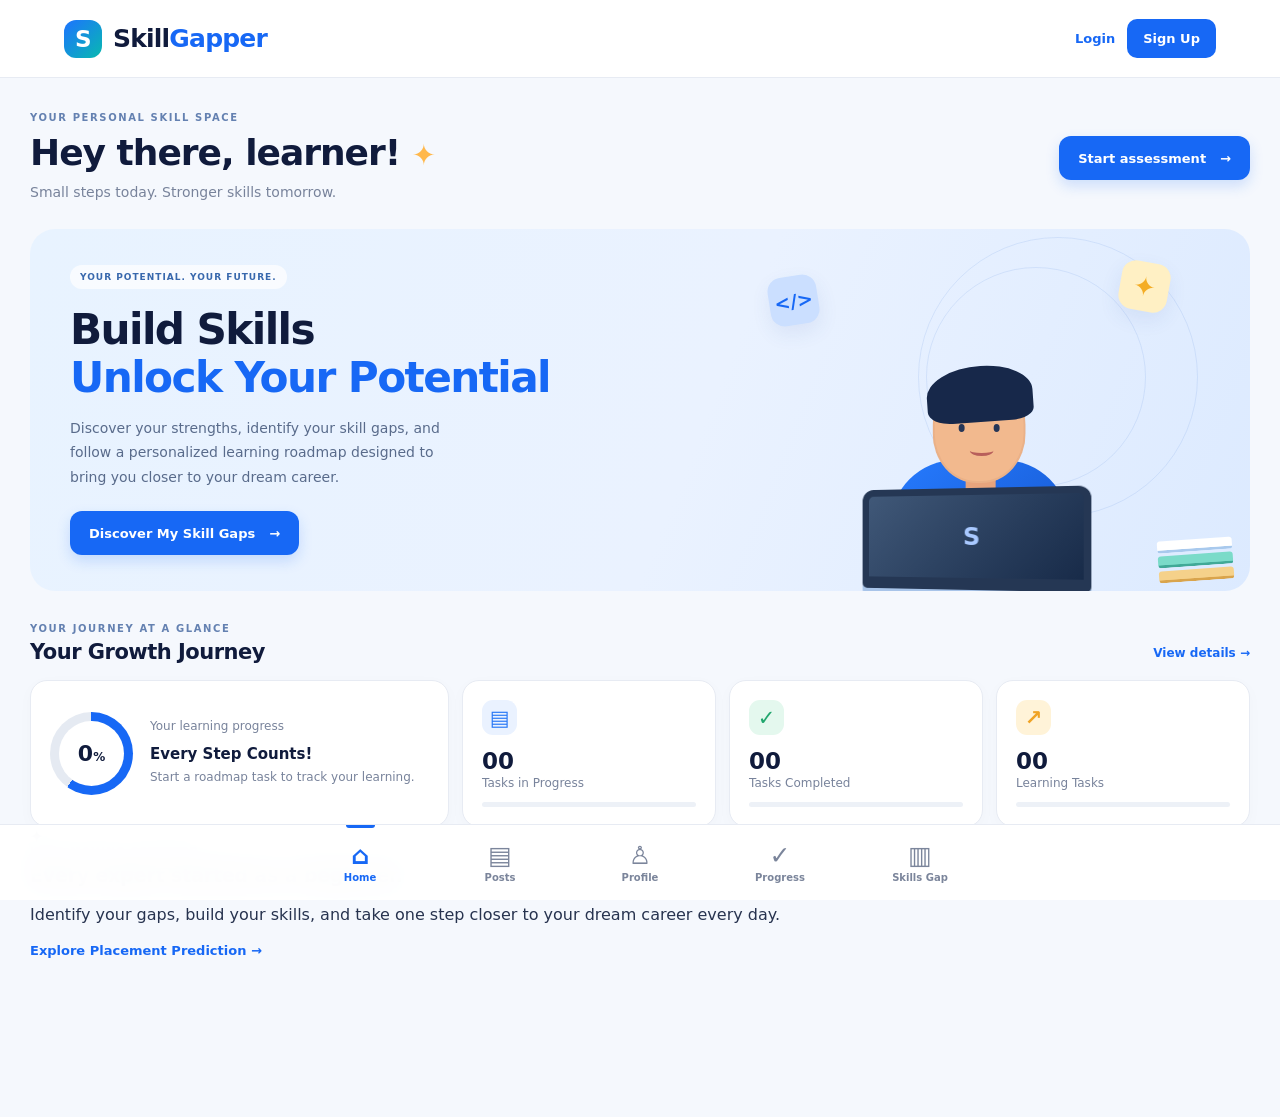
<file: index.html>
<!DOCTYPE html>
<html lang="en">
<head>
  <meta charset="UTF-8">
  <meta name="viewport" content="width=device-width, initial-scale=1.0">
  <meta name="description" content="SkillGapper helps students understand their skills, track progress, and plan their careers.">
  <title>SkillGapper | Student Dashboard</title>
  <link rel="stylesheet" href="style.css?v=mentor-workspace-2">
</head>
<body>
  <div class="app-shell">
    <header class="topbar">
      <a class="brand" href="#home" aria-label="SkillGapper home">
        <span class="brand-mark">S</span>
        <span>Skill<span class="brand-accent">Gapper</span></span>
      </a>
      <div class="topbar-actions">
        <nav class="auth-navigation" id="guestNavigation" aria-label="Account">
          <a href="login.html" class="auth-nav-link">Login</a>
          <a href="signup.html" class="auth-nav-button">Sign Up</a>
        </nav>

        <div class="top-actions" id="authenticatedActions" hidden>
          <div class="notification-container">
            <button class="icon-button" id="notificationBtn" type="button" aria-label="Notifications" title="Notifications" aria-haspopup="true" aria-expanded="false" aria-controls="notificationPanel">
              <svg class="notification-bell-icon" viewBox="0 0 24 24" aria-hidden="true"><path d="M18 8a6 6 0 0 0-12 0c0 7-3 7-3 9h18c0-2-3-2-3-9M10 21h4" /></svg>
              <span class="notification-badge" id="notificationUnreadBadge" aria-label="Unread notifications" hidden></span>
            </button>
            <section class="notification-panel" id="notificationPanel" aria-label="Notifications" hidden>
              <header class="notification-panel-header">
                <div class="notification-panel-heading">
                  <h2>Notifications</h2>
                  <span class="notification-panel-count" id="notificationPanelCount" hidden></span>
                </div>
                <button class="notification-mark-all" id="markAllNotificationsReadBtn" type="button" disabled>Mark all as read</button>
              </header>
              <p class="notification-status" id="notificationStatus" role="status" aria-live="polite" hidden></p>
              <div class="notification-list" id="notificationList"></div>
              <div class="notification-empty" id="notificationEmptyState" hidden>
                <span class="notification-empty-icon" aria-hidden="true">✓</span>
                <strong>You're all caught up!</strong>
                <p>Your learning updates will appear here.</p>
              </div>
            </section>
          </div>
          <div class="profile-menu-container">
            <button class="avatar-button" id="topProfileBtn" type="button" aria-label="Open profile menu" aria-haspopup="true" aria-expanded="false" aria-controls="profileMenu">P</button>
            <section class="profile-menu" id="profileMenu" aria-label="Profile menu" hidden>
              <div class="profile-menu-identity">
                <strong id="profileMenuName"></strong>
                <span id="profileMenuEmail"></span>
              </div>
              <div class="profile-menu-links">
                <button type="button" class="profile-menu-item" data-profile-action="profile">My Profile</button>
                <button type="button" class="profile-menu-item" data-profile-action="progress">My Progress</button>
              </div>
              <div class="profile-menu-divider" role="separator"></div>
              <button type="button" class="profile-menu-item profile-menu-logout" id="profileLogoutBtn">Logout</button>
            </section>
          </div>
        </div>
      </div>
    </header>

    <main class="main-content">
      <!-- HOME VIEW -->
      <section class="page-view active" id="homeView" aria-labelledby="welcomeTitle">
        <div class="welcome-row">
          <div>
            <p class="eyebrow">YOUR PERSONAL SKILL SPACE</p>
            <h1 id="welcomeTitle">Hey there, learner! <span class="wave">✦</span></h1>
            <p class="subheading">Small steps today. Stronger skills tomorrow.</p>
          </div>
          <button class="primary-button" id="startAssessmentBtn">Start assessment <span aria-hidden="true">→</span></button>
        </div>

        <section class="hero-card">
          <div class="hero-copy">
            <span class="pill pill-light">YOUR POTENTIAL. YOUR FUTURE.</span>
            <h2>Build Skills<br><span>Unlock Your Potential</span></h2>
            <p>Discover your strengths, identify your skill gaps, and follow a personalized learning roadmap designed to bring you closer to your dream career.</p>
            <button class="hero-button" id="exploreSkillsBtn">Discover My Skill Gaps <span aria-hidden="true">→</span></button>
          </div>
          <div class="hero-art" aria-hidden="true">
            <div class="art-orbit orbit-one"></div><div class="art-orbit orbit-two"></div>
            <div class="floating-tile tile-code">&lt;/&gt;</div>
            <div class="floating-tile tile-star">✦</div>
            <div class="student-illustration">
              <div class="student-hair"></div><div class="student-head"><span class="eye eye-left"></span><span class="eye eye-right"></span><span class="smile"></span></div>
              <div class="student-neck"></div><div class="student-body"><span class="hoodie-line"></span></div>
              <div class="laptop"><div class="laptop-logo">S</div></div>
            </div>
            <div class="art-books"><span></span><span></span><span></span></div>
          </div>
        </section>

        <div class="section-title-row">
          <div><p class="eyebrow">YOUR JOURNEY AT A GLANCE</p><h2>Your Growth Journey</h2></div>
          <button class="text-button" data-go="skills">View details <span aria-hidden="true">→</span></button>
        </div>

        <section class="stats-grid" aria-label="Skill progress summary">
          <article class="stat-card progress-card">
            <div class="progress-ring" id="learningProgressRing" aria-label="0 percent overall progress"><span id="learningProgressPercent">0<small>%</small></span></div>
            <div><p class="stat-label">Your learning progress</p><h3 id="learningProgressHeadline">Every Step Counts!</h3><p class="muted" id="learningProgressMessage">Start a roadmap task to track your learning.</p></div>
          </article>
          <article class="stat-card">
            <div class="stat-icon blue-icon">▤</div><p class="stat-number" id="learningInProgressCount">00</p><p class="stat-label">Tasks in Progress</p><div class="mini-bar"><span id="learningInProgressBar" style="width:0%"></span></div>
          </article>
          <article class="stat-card">
            <div class="stat-icon green-icon">✓</div><p class="stat-number" id="learningCompletedCount">00</p><p class="stat-label">Tasks Completed</p><div class="mini-bar green-bar"><span id="learningCompletedBar" style="width:0%"></span></div>
          </article>
          <article class="stat-card">
            <div class="stat-icon orange-icon">↗</div><p class="stat-number" id="learningTotalCount">00</p><p class="stat-label">Learning Tasks</p><div class="mini-bar orange-bar"><span id="learningTotalBar" style="width:0%"></span></div>
          </article>
        </section>

        <section class="motivation-card" aria-label="Learning motivation">
          <span class="motivation-icon" aria-hidden="true">✦</span>
          <div>
            <p class="eyebrow">KEEP MOVING FORWARD</p>
            <h3>Every expert started as a beginner.</h3>
            <p>Identify your gaps, build your skills, and take one step closer to your dream career every day.</p>
          </div>
        </section>
        <p class="placement-entry"><a class="auth-nav-link" href="placement-prediction.html">Explore Placement Prediction <span aria-hidden="true">→</span></a></p>
      </section>

      <!-- LEARNING PROGRESS VIEW -->
      <section class="page-view" id="progressView" aria-labelledby="progressTitle">
        <div class="page-heading"><p class="eyebrow">YOUR LEARNING PLAN</p><h1 id="progressTitle">Learning progress</h1><p class="subheading">Turn your personalized roadmap into small, trackable steps.</p></div>
        <p class="assessment-message" id="learningProgressStatus" role="status" aria-live="polite" hidden></p>
        <section class="learning-progress-overview">
          <div class="progress-ring" id="learningOverviewRing" aria-label="0 percent overall progress"><span id="learningOverviewPercent">0<small>%</small></span></div>
          <div><p class="stat-label">Overall completion</p><h2 id="learningOverviewHeadline">No tasks yet</h2><p class="muted" id="learningOverviewMessage">Complete an assessment to generate your learning roadmap.</p></div>
        </section>
        <section class="learning-progress-summary" aria-label="Learning task summary" id="learningProgressSummary"></section>
        <section class="learning-progress-section">
          <div class="section-title-row"><div><p class="eyebrow">SKILL PROGRESS</p><h2>Progress by skill</h2></div></div>
          <div class="learning-skill-list" id="learningProgressSkills"></div>
        </section>
        <section class="learning-progress-section">
          <div class="section-title-row"><div><p class="eyebrow">YOUR ROADMAP TASKS</p><h2>Learning tasks</h2></div><span class="assessment-progress" id="learningTaskCount">0 tasks</span></div>
          <div class="learning-task-list" id="learningTasksList"></div>
        </section>
      </section>

      <!-- POSTS VIEW -->
      <section class="page-view" id="postsView" aria-labelledby="postsTitle">
        <div class="page-heading"><p class="eyebrow">LEARN TOGETHER</p><h1 id="postsTitle">Community posts</h1><p class="subheading">Share progress, ask questions, and learn from other students.</p></div>
        <div class="community-section-heading"><span class="community-section-mark" aria-hidden="true">✦</span><div><p class="eyebrow">STUDENT COMMUNITY</p><h2>Conversations from learners</h2></div></div>
        <form class="compose-card" id="postForm">
          <div class="post-composer-avatar" id="postComposerAvatar" aria-hidden="true">S</div>
          <div class="post-composer-main">
            <label for="postInput">What's on your learning mind?</label>
            <textarea id="postInput" rows="3" maxlength="500" placeholder="Share a learning win, ask a question, or start a discussion..." required></textarea>
            <div class="post-composer-footer">
              <span class="post-composer-hint">Be kind. Keep learning.</span>
              <div class="post-composer-actions"><span class="post-character-count" id="postCharacterCount" aria-live="polite">0 / 500</span><button class="primary-button" id="publishPostBtn" type="submit" disabled>Publish post <span aria-hidden="true">↗</span></button></div>
            </div>
          </div>
        </form>
        <p class="post-status" id="postStatus" role="status" aria-live="polite" hidden></p>
        <div class="post-list" id="postList" aria-live="polite"></div>
        <div class="post-empty-state" id="postEmptyState" hidden>
          <span class="post-empty-icon" aria-hidden="true">✦</span>
          <h2>Start the conversation</h2>
          <p>There are no community posts yet. Share what you're learning to get things started.</p>
        </div>
        <dialog class="post-delete-dialog" id="deletePostDialog" aria-labelledby="deletePostTitle" aria-describedby="deletePostDescription">
          <div class="post-delete-dialog-content">
            <span class="post-delete-icon" aria-hidden="true">!</span>
            <h2 id="deletePostTitle">Delete this post?</h2>
            <p id="deletePostDescription">Are you sure you want to delete this post? This action cannot be undone.</p>
            <p class="post-delete-error" id="deletePostError" role="alert" hidden></p>
            <div class="post-delete-actions"><button class="outline-button" id="cancelDeletePostBtn" type="button">Cancel</button><button class="post-delete-confirm" id="confirmDeletePostBtn" type="button">Delete Post</button></div>
          </div>
        </dialog>
      </section>

      <!-- PROFILE VIEW -->
      <section class="page-view" id="profileView" aria-labelledby="profileTitle">
        <div class="page-heading"><p class="eyebrow">YOUR SPACE</p><h1 id="profileTitle">My profile</h1><p class="subheading">Manage your SkillGapper account details.</p></div>
        <p class="profile-status" id="profileStatus" role="status" aria-live="polite">Loading your profile…</p>
        <div id="profileContent" hidden>
          <section class="profile-card">
            <div class="profile-cover"></div>
            <div class="profile-main">
              <div class="large-avatar" id="profileAvatar" aria-hidden="true"></div>
              <div class="profile-name">
                <h2 id="displayName"></h2>
                <p class="muted" id="profileEmail"></p>
                <span class="profile-badge">SkillGapper member</span>
              </div>
              <button class="outline-button" id="editProfileBtn" type="button">Edit profile</button>
            </div>
          </section>
          <section class="profile-form-card" id="profileFormCard" hidden>
            <h2>Edit your profile</h2>
            <p class="muted">Update the name displayed on your account.</p>
            <form id="profileForm">
              <label for="nameInput">Full name</label>
              <input id="nameInput" maxlength="100" autocomplete="name" required>
              <p class="profile-form-error" id="profileFormError" role="alert" hidden></p>
              <div class="profile-form-actions">
                <button class="primary-button" id="saveProfileBtn" type="submit">Save Changes</button>
                <button class="outline-button" id="cancelProfileBtn" type="button">Cancel</button>
              </div>
            </form>
          </section>
        </div>
      </section>

      <!-- SKILLS GAP VIEW -->
      <section class="page-view" id="skillsView" aria-labelledby="skillsTitle">
        <div class="page-heading"><p class="eyebrow">FIND YOUR NEXT GROWTH AREA</p><h1 id="skillsTitle">My skill gap</h1><p class="subheading">Compare your current skills with the skills your target role needs.</p></div>

        <p class="assessment-message" id="assessmentStatus" role="status" aria-live="polite" hidden></p>

        <section class="assessment-panel target-role-card" id="assessmentSetupPanel">
          <div class="assessment-panel-copy">
            <p class="eyebrow">YOUR TARGET ROLE</p>
            <h2>Choose a career goal</h2>
            <p class="muted">We will compare your self-assessment and quiz results with the skills this role requires.</p>
          </div>
          <div class="assessment-setup-controls">
            <label for="careerSelect">Career goal</label>
            <select id="careerSelect" disabled>
              <option value="">Loading career goals...</option>
            </select>
            <p class="muted" id="careerDescription">Select a career to see its required skills.</p>
            <div class="assessment-skill-preview" id="careerSkillsPreview"></div>
            <button class="primary-button" id="startCareerBtn" type="button" disabled>Start self-assessment <span aria-hidden="true">→</span></button>
          </div>
        </section>

        <section class="assessment-panel" id="selfAssessmentPanel" hidden>
          <div class="assessment-panel-heading">
            <div>
              <p class="eyebrow">STEP 1 OF 2</p>
              <h2>Rate your current skills</h2>
            </div>
            <span class="assessment-progress" id="selfAssessmentProgress">0 of 0 rated</span>
          </div>
          <div class="assessment-level-guide">
            <strong>What do the levels mean?</strong>
            <span>1 New to it</span>
            <span>2 Basic exposure</span>
            <span>3 Can use with guidance</span>
            <span>4 Comfortable</span>
            <span>5 Can apply independently</span>
          </div>
          <div class="assessment-skill-list" id="selfRatingList"></div>
          <p class="assessment-inline-message" id="selfAssessmentError" role="alert" hidden></p>
          <button class="primary-button" id="submitSelfAssessmentBtn" type="button">Continue to quiz <span aria-hidden="true">→</span></button>
        </section>

        <section class="assessment-panel" id="quizPanel" hidden>
          <div class="assessment-panel-heading">
           <div>
             <p class="eyebrow">STEP 2 OF 2</p>
             <h2>Knowledge quiz</h2>
           </div>
           <span class="assessment-progress" id="quizProgress">Question 0 of 0</span>
          </div>
          <div class="quiz-progress-track" aria-hidden="true"><span id="quizProgressBar"></span></div>
          <p class="quiz-answer-status" id="quizAnswerStatus" aria-live="polite"></p>
          <p class="assessment-note">This is an initial knowledge assessment, not a professional certification. Correct answers are evaluated securely after submission.</p>
          <div class="quiz-question-meta"><span id="quizSkill"></span></div>
          <h3 class="quiz-question" id="quizQuestion">Loading question...</h3>
          <div class="quiz-options" id="quizOptions"></div>
          <div class="quiz-question-navigator" id="quizQuestionNavigator" aria-label="Quiz questions"></div>
          <p class="assessment-inline-message" id="quizError" role="alert" hidden></p>
          <div class="assessment-actions">
            <button class="outline-button" id="quizPreviousBtn" type="button">Previous</button>
            <div>
              <button class="outline-button" id="quizNextBtn" type="button">Next</button>
              <button class="primary-button" id="quizSubmitBtn" type="button" hidden>Submit quiz <span aria-hidden="true">→</span></button>
            </div>
          </div>
        </section>

        <section class="assessment-panel" id="assessmentResultsPanel" hidden>
          <div class="assessment-panel-heading">
            <div>
              <p class="eyebrow">YOUR PERSONALIZED RESULTS</p>
              <h2 id="assessmentResultsTitle">Skill-gap analysis</h2>
            </div>
            <button class="outline-button" id="startNewAssessmentBtn" type="button">Start new</button>
          </div>
          <p class="assessment-note" id="assessmentResultsNote"></p>
          <div class="assessment-summary-grid" id="assessmentSummary"></div>
          <div class="assessment-result-section">
            <p class="eyebrow">SKILL BREAKDOWN</p>
            <div class="assessment-results-list" id="assessmentResultsSkills"></div>
          </div>
          <div class="assessment-result-columns">
            <section class="assessment-result-section">
              <p class="eyebrow">STRENGTHS</p>
              <div class="assessment-tag-list" id="assessmentStrengths"></div>
            </section>
            <section class="assessment-result-section">
              <p class="eyebrow">IMPROVEMENT PRIORITIES</p>
              <div class="assessment-priority-list" id="assessmentPriorities"></div>
            </section>
          </div>
          <section class="assessment-result-section roadmap-result-section">
            <p class="eyebrow">YOUR LEARNING ROADMAP</p>
            <div class="assessment-roadmap-list" id="assessmentRoadmap"></div>
          </section>
          <section class="assessment-rules">
            <p class="eyebrow">HOW THIS WAS CALCULATED</p>
            <ul id="assessmentScoringRules"></ul>
          </section>
        </section>
      </section>
    </main>

    <nav class="bottom-nav" aria-label="Main navigation">
      <button class="bottom-nav-item active" data-view="home" aria-current="page"><span class="nav-icon">⌂</span><span>Home</span></button>
      <button class="bottom-nav-item" data-view="posts"><span class="nav-icon">▤</span><span>Posts</span></button>
      <button class="bottom-nav-item" data-view="profile"><span class="nav-icon">♙</span><span>Profile</span></button>
      <button class="bottom-nav-item" data-view="progress"><span class="nav-icon">✓</span><span>Progress</span></button>
      <button class="bottom-nav-item" data-view="skills"><span class="nav-icon">▥</span><span>Skills Gap</span></button>
    </nav>
  </div>
  <div class="toast" id="toast" role="status" aria-live="polite"></div>
  <aside class="ai-mentor-widget" id="aiMentorWidget" hidden aria-label="SkillGapper AI Mentor">
    <div class="ai-mentor-workspace">
      <aside class="ai-mentor-sidebar" id="aiMentorSidebar" aria-label="AI Mentor navigation">
        <div class="ai-mentor-sidebar-brand">
          <span class="ai-mentor-sidebar-mark" aria-hidden="true">
            <svg viewBox="0 0 48 48" focusable="false">
              <path d="M24 11V6m0 0-3 3m3-3 3 3" />
              <rect x="8" y="12" width="32" height="28" rx="10" />
              <circle cx="18" cy="25" r="3" />
              <circle cx="30" cy="25" r="3" />
              <path d="M17 32c4 3 10 3 14 0" />
            </svg>
          </span>
          <div>
            <strong>SkillGapper</strong>
            <span>AI Mentor Workspace</span>
          </div>
        </div>
        <button class="ai-mentor-new-chat" id="aiMentorNewChat" type="button"><span aria-hidden="true">+</span> New Chat</button>
        <section class="ai-mentor-history-panel" id="aiMentorHistoryPanel" tabindex="-1" aria-label="Recent conversations">
          <div class="ai-mentor-history-header">
            <div>
              <strong class="ai-mentor-history-label">Chats</strong>
              <span id="aiMentorHistorySummary">No conversations yet. Start a new chat.</span>
            </div>
            <button class="ai-mentor-history-clear danger" id="aiMentorClearHistory" type="button">Clear history</button>
          </div>
          <label class="ai-mentor-history-search">
            <span class="ai-mentor-sr-only">Search conversations</span>
            <input id="aiMentorHistorySearch" type="search" placeholder="Search conversations" autocomplete="off">
          </label>
          <div class="ai-mentor-conversation-list" id="aiMentorConversationList" role="list"></div>
          <p class="ai-mentor-history-empty" id="aiMentorHistoryEmpty" hidden>No conversations match your search.</p>
        </section>
        <nav class="ai-mentor-sidebar-actions" aria-label="Mentor tools">
          <p class="ai-mentor-sidebar-label">QUICK ACCESS</p>
          <button type="button" data-ai-mentor-mode="skill_analysis" data-ai-mentor-prompt="Analyze my current skill gaps using only my verified SkillGapper assessment. Classify the skills, explain why the priorities matter for my career, and give me practice exercises."><span class="ai-mentor-sidebar-icon action-skill" aria-hidden="true">⌕</span><span>Skill Analysis</span></button>
          <button type="button" data-ai-mentor-mode="roadmap" data-ai-mentor-prompt="Create an AI-generated daily and weekly learning roadmap for my target career and study time. Include topics, exercises, mini-projects, and the next best task based on saved progress."><span class="ai-mentor-sidebar-icon action-roadmap" aria-hidden="true">▣</span><span>Learning Roadmap</span></button>
          <button type="button" data-ai-mentor-mode="mock_interview" data-ai-mentor-prompt="Start a mock interview for my selected career. Ask one question at a time, wait for my answer, then score it with strengths, weaknesses, and an improved example answer."><span class="ai-mentor-sidebar-icon action-interview" aria-hidden="true">◎</span><span>Mock Interview</span></button>
          <button type="button" data-ai-mentor-mode="coding" data-ai-mentor-prompt="Give me a coding practice question at my selected level and language. Give a hint first, wait for my attempt, and only reveal a solution when I ask."><span class="ai-mentor-sidebar-icon action-coding" aria-hidden="true">&lt;/&gt;</span><span>Coding Practice</span></button>
          <button type="button" data-ai-mentor-mode="resume_review" data-ai-mentor-prompt="Help me review or improve my resume text. Suggest truthful project descriptions, resume bullets, and a concise interview introduction without inventing experience."><span class="ai-mentor-sidebar-icon action-resume" aria-hidden="true">▤</span><span>Resume Review</span></button>
          <button type="button" data-ai-mentor-mode="placement_prep" data-ai-mentor-prompt="Create a practical weekly placement-preparation checklist with aptitude, HR, project, and interview practice. Do not invent placement statistics or guarantee outcomes."><span class="ai-mentor-sidebar-icon action-placement" aria-hidden="true">↗</span><span>Placement Prep</span></button>
        </nav>
        <button class="ai-mentor-back-dashboard" id="aiMentorBackDashboard" type="button"><span aria-hidden="true">←</span> Back to Dashboard</button>
      </aside>
      <main class="ai-mentor-main">
        <header class="ai-mentor-header">
          <button class="ai-mentor-sidebar-toggle" id="aiMentorSidebarToggle" type="button" aria-label="Open mentor sidebar" aria-expanded="false" aria-controls="aiMentorSidebar">☰</button>
          <div class="ai-mentor-identity">
            <span class="ai-mentor-mark" aria-hidden="true">
              <svg viewBox="0 0 48 48" focusable="false">
                <path class="ai-mentor-mark-antenna" d="M24 11V6m0 0-3 3m3-3 3 3" />
                <rect x="8" y="12" width="32" height="28" rx="10" />
                <circle cx="18" cy="25" r="3" />
                <circle cx="30" cy="25" r="3" />
                <path d="M17 32c4 3 10 3 14 0" />
              </svg>
            </span>
            <div>
              <strong>SkillGapper AI Mentor</strong>
              <span class="ai-mentor-presence"><span class="ai-mentor-presence-dot" aria-hidden="true"></span>Local AI · Ollama</span>
            </div>
          </div>
          <div class="ai-mentor-header-actions">
            <button class="ai-mentor-icon-button" id="aiMentorHistory" type="button" aria-label="Focus recent conversations" title="Recent conversations" aria-expanded="false" aria-controls="aiMentorHistoryPanel"><span aria-hidden="true">◷</span></button>
            <button class="ai-mentor-icon-button" id="aiMentorSettingsToggle" type="button" aria-label="Focus mentor settings" title="Settings" aria-expanded="false" aria-controls="aiMentorSettings"><span aria-hidden="true">⚙</span></button>
            <button class="ai-mentor-icon-button ai-mentor-stop-button" id="aiMentorStop" type="button" aria-label="Stop generating" title="Stop generating" hidden>■</button>
            <button class="ai-mentor-icon-button" id="aiMentorClose" type="button" aria-label="Close AI Mentor" title="Close workspace">×</button>
          </div>
        </header>
        <div class="ai-mentor-settings" id="aiMentorSettings" aria-label="Mentor preferences">
        <label title="Use a verified assessment career when available">
          <span class="ai-mentor-setting-heading"><span class="ai-mentor-setting-icon" aria-hidden="true">▣</span>Career</span>
          <select id="aiMentorCareerSelect" aria-label="Target career">
            <option value="">Use my assessment career</option>
          </select>
        </label>
        <label title="Choose how much time you can study each day">
          <span class="ai-mentor-setting-heading"><span class="ai-mentor-setting-icon" aria-hidden="true">◷</span>Daily time</span>
          <select id="aiMentorStudyTime" aria-label="Daily study time">
            <option value="15">15 min</option>
            <option value="30" selected>30 min</option>
            <option value="45">45 min</option>
            <option value="60">1 hour</option>
            <option value="90">90 min</option>
            <option value="120">2 hours</option>
          </select>
        </label>
        <label title="Choose how the mentor should respond">
          <span class="ai-mentor-setting-heading"><span class="ai-mentor-setting-icon" aria-hidden="true">▱</span>Mode</span>
          <select id="aiMentorModeSelect" aria-label="Mentor mode">
            <option value="general">Career guidance</option>
            <option value="skill_analysis">Skill analysis</option>
            <option value="roadmap">Learning roadmap</option>
            <option value="technical_interview">Technical interview</option>
            <option value="hr_interview">HR interview</option>
            <option value="mock_interview">Mock interview</option>
            <option value="coding">Coding practice</option>
            <option value="resume_review">Resume review</option>
            <option value="placement_prep">Placement prep</option>
          </select>
        </label>
        <label title="Select a coding language when using Coding Practice">
          <span class="ai-mentor-setting-heading"><span class="ai-mentor-setting-icon" aria-hidden="true">&lt;/&gt;</span>Language</span>
          <select id="aiMentorLanguageSelect" aria-label="Coding language">
            <option value="python" selected>Python</option>
            <option value="java">Java</option>
            <option value="javascript">JavaScript</option>
            <option value="sql">SQL</option>
          </select>
        </label>
        <label title="Select the challenge level for coding practice">
          <span class="ai-mentor-setting-heading"><span class="ai-mentor-setting-icon" aria-hidden="true">▥</span>Level</span>
          <select id="aiMentorDifficultySelect" aria-label="Coding difficulty">
            <option value="beginner">Beginner</option>
            <option value="intermediate" selected>Intermediate</option>
            <option value="advanced">Advanced</option>
          </select>
        </label>
        <label title="Focus the mentor on one assessment skill">
          <span class="ai-mentor-setting-heading"><span class="ai-mentor-setting-icon" aria-hidden="true">◎</span>Target skill</span>
          <select id="aiMentorSkillSelect" aria-label="Target skill">
            <option value="">Choose a skill</option>
          </select>
        </label>
        </div>
      <div class="ai-mentor-messages" id="aiMentorMessages" role="log" aria-live="polite" aria-label="AI Mentor conversation"></div>
      <div class="ai-mentor-status-row" hidden>
        <p class="ai-mentor-status" id="aiMentorStatus" role="status" aria-live="polite" hidden></p>
        <button class="ai-mentor-retry" id="aiMentorRetry" type="button" hidden>Retry</button>
      </div>
      <div class="ai-mentor-footer" id="aiMentorAttachmentZone">
        <div class="ai-mentor-attachment-preview" id="aiMentorAttachmentPreview" hidden></div>
        <p class="ai-mentor-attachment-status" id="aiMentorAttachmentStatus" role="status" aria-live="polite" hidden></p>
        <form class="ai-mentor-composer" id="aiMentorForm">
          <label class="ai-mentor-sr-only" for="aiMentorInput">Message AI Mentor</label>
          <input id="aiMentorFileInput" type="file" accept=".png,.jpg,.jpeg,.webp,.pdf,.txt,.py,.java,.js,.html,.css,.json,.csv,.md" multiple hidden>
          <button class="ai-mentor-attach" id="aiMentorAttach" type="button" aria-label="Attach files" title="Attach up to 4 files, 4 MB each">⌕</button>
          <textarea id="aiMentorInput" rows="1" maxlength="6000" placeholder="Ask about skills, roadmaps, interviews, code, or resumes..." autocomplete="off" aria-describedby="aiMentorFootnote"></textarea>
          <button class="ai-mentor-send" id="aiMentorSend" type="submit" aria-label="Send message">↑</button>
        </form>
        <div class="ai-mentor-suggested-prompts" aria-label="Suggested prompts">
          <button type="button" data-ai-mentor-mode="coding" data-ai-mentor-prompt="Explain this code line by line and include complexity when appropriate.">Explain this code</button>
          <button type="button" data-ai-mentor-mode="coding" data-ai-mentor-prompt="Give me a similar coding exercise with a hint first.">Give a similar exercise</button>
          <button type="button" data-ai-mentor-mode="coding" data-ai-mentor-prompt="Explain try-except in Python with a small safe example.">What is try-except?</button>
          <button type="button" data-ai-mentor-mode="mock_interview" data-ai-mentor-prompt="Give me practice interview questions for my selected career, one at a time.">Give practice questions</button>
        </div>
        <p class="ai-mentor-footnote" id="aiMentorFootnote">AI recommendations stay in this browser session. Saved checklist progress is tracked separately.</p>
        <p class="ai-mentor-score" id="aiMentorScore" hidden aria-live="polite"></p>
      </div>
      </main>
    </div>
    <div class="ai-mentor-dialog-overlay" id="aiMentorDialogOverlay" hidden></div>

    <div class="ai-mentor-dialog" id="aiMentorRenameDialog" role="dialog" aria-modal="true" aria-labelledby="aiMentorRenameDialogTitle" hidden>
      <div class="ai-mentor-dialog-header">
        <h3 id="aiMentorRenameDialogTitle">Rename conversation</h3>
      </div>
      <input type="text" id="aiMentorRenameInput" class="ai-mentor-dialog-input" placeholder="Conversation title" maxlength="100">
      <div class="ai-mentor-dialog-actions">
        <button type="button" class="ai-mentor-dialog-btn ai-mentor-dialog-btn-cancel" id="aiMentorRenameCancel">Cancel</button>
        <button type="button" class="ai-mentor-dialog-btn ai-mentor-dialog-btn-save" id="aiMentorRenameSave">Save</button>
      </div>
    </div>

    <div class="ai-mentor-dialog" id="aiMentorDeleteDialog" role="dialog" aria-modal="true" aria-labelledby="aiMentorDeleteDialogTitle" hidden>
      <div class="ai-mentor-dialog-header">
        <h3 id="aiMentorDeleteDialogTitle">Delete conversation</h3>
      </div>
      <p class="ai-mentor-dialog-message" id="aiMentorDeleteMessage">Are you sure you want to delete this conversation?</p>
      <div class="ai-mentor-dialog-actions">
        <button type="button" class="ai-mentor-dialog-btn ai-mentor-dialog-btn-cancel" id="aiMentorDeleteCancel">Cancel</button>
        <button type="button" class="ai-mentor-dialog-btn ai-mentor-dialog-btn-delete" id="aiMentorDeleteConfirm">Delete</button>
      </div>
    </div>

  </aside>
  <button class="ai-mentor-launcher" id="aiMentorLauncher" type="button" hidden aria-expanded="false" aria-controls="aiMentorWidget">
    <span class="ai-mentor-launcher-mark" aria-hidden="true">✦</span>
    <span>AI Mentor</span>
  </button>
  <script src="script.js?v=mentor-workspace-2"></script>
</body>
</html>
</file>
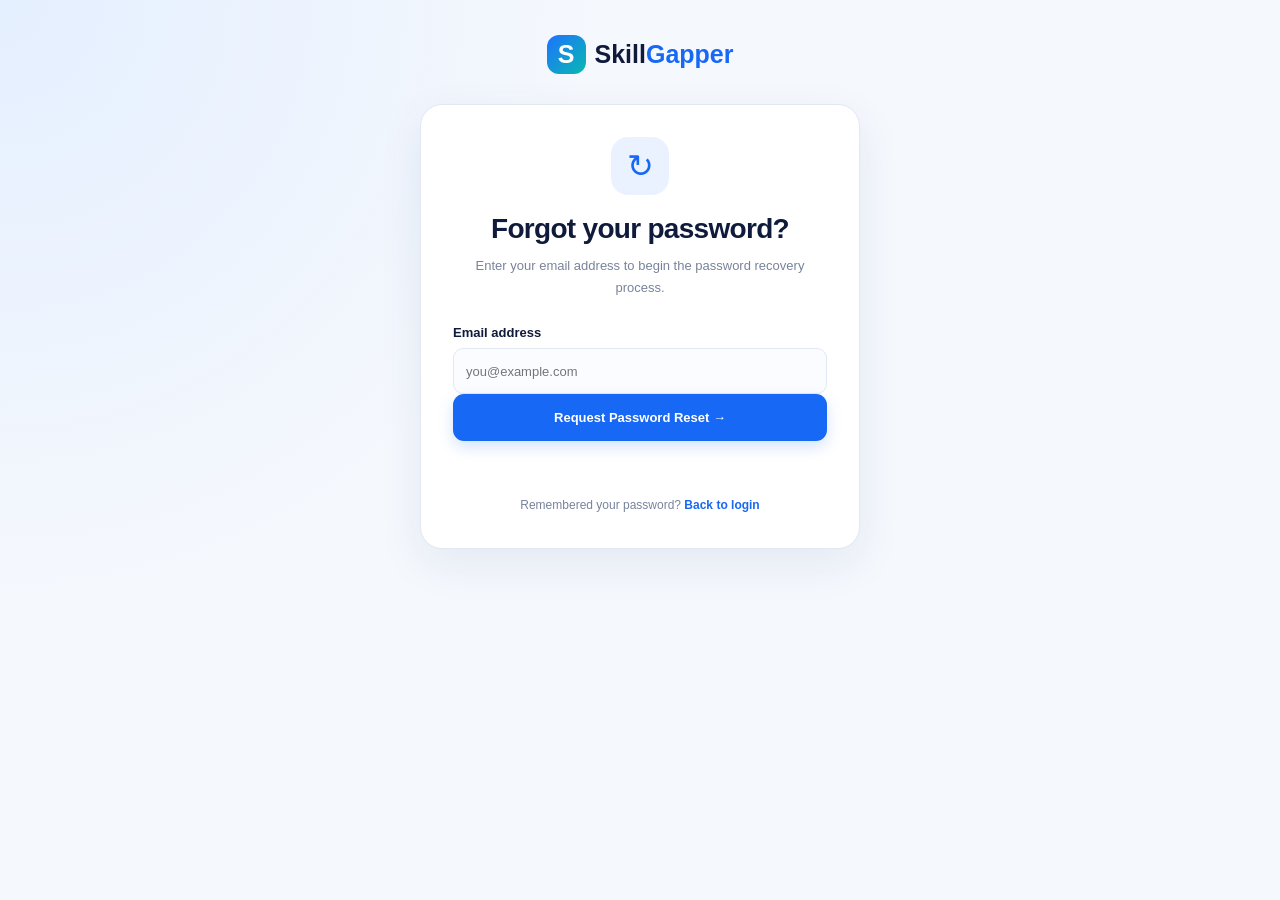
<file: forgot-password.html>
<!DOCTYPE html>
<html lang="en">
<head>
    <meta charset="UTF-8">
    <meta name="viewport" content="width=device-width, initial-scale=1.0">
    <title>Forgot Password | SkillGapper</title>
    <link rel="stylesheet" href="auth.css">
</head>
<body>

    <main class="auth-container">

        <a href="index.html" class="brand">
            <span class="brand-icon">S</span>
            Skill<span>Gapper</span>
        </a>

        <section class="auth-card">

            <div class="auth-heading">
                <div class="recovery-icon">↻</div>
                <h1>Forgot your password?</h1>
                <p>
                    Enter your email address to begin the
                    password recovery process.
                </p>
            </div>

            <form id="forgotForm">

                <label for="recoveryEmail">Email address</label>

                <input
                    type="email"
                    id="recoveryEmail"
                    placeholder="you@example.com"
                    autocomplete="email"
                    required
                >

                <button type="submit" class="auth-button">
                    Request Password Reset →
                </button>

                <p id="forgotMessage" class="form-message"
                   role="status" aria-live="polite"></p>

            </form>

            <p class="auth-footer">
                Remembered your password?
                <a href="login.html">Back to login</a>
            </p>

        </section>

    </main>

    <script src="auth.js"></script>
</body>
</html>
</file>
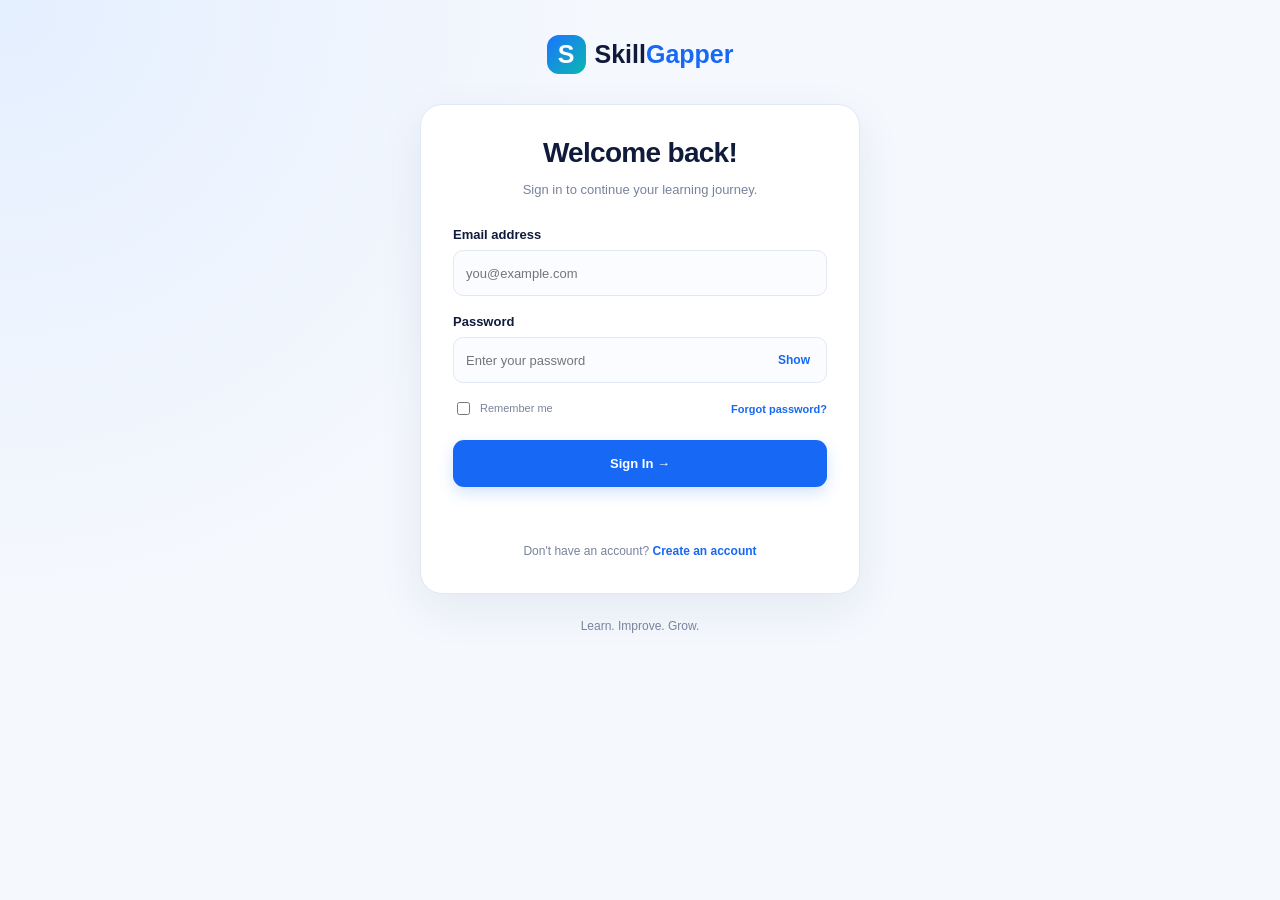
<file: login.html>
<!DOCTYPE html>
<html lang="en">
<head>
    <meta charset="UTF-8">
    <meta name="viewport" content="width=device-width, initial-scale=1.0">
    <title>Login | SkillGapper</title>
    <link rel="stylesheet" href="auth.css">
</head>
<body>

    <main class="auth-container">

        <a href="index.html" class="brand">
            <span class="brand-icon">S</span>
            Skill<span>Gapper</span>
        </a>

        <section class="auth-card">

            <div class="auth-heading">
                <h1>Welcome back!</h1>
                <p>Sign in to continue your learning journey.</p>
            </div>

            <form id="loginForm">

                <label for="loginEmail">Email address</label>
                <input
                    type="email"
                    id="loginEmail"
                    placeholder="you@example.com"
                    autocomplete="email"
                    required
                >

                <label for="loginPassword">Password</label>

                <div class="password-field">
                    <input
                        type="password"
                        id="loginPassword"
                        placeholder="Enter your password"
                        autocomplete="current-password"
                        required
                    >

                    <button
                        type="button"
                        class="toggle-password"
                        data-target="loginPassword">
                        Show
                    </button>
                </div>

                <div class="form-options">
                    <label class="remember-option">
                        <input type="checkbox" id="rememberMe">
                        Remember me
                    </label>

                    <a href="forgot-password.html">
                        Forgot password?
                    </a>
                </div>

                <button type="submit" class="auth-button">
                    Sign In →
                </button>

                <p id="loginMessage" class="form-message"
                   role="status" aria-live="polite"></p>

            </form>

            <p class="auth-footer">
                Don't have an account?
                <a href="signup.html">Create an account</a>
            </p>

        </section>

        <p class="bottom-note">
            Learn. Improve. Grow.
        </p>

    </main>

    <script src="auth.js"></script>
</body>
</html>
</file>
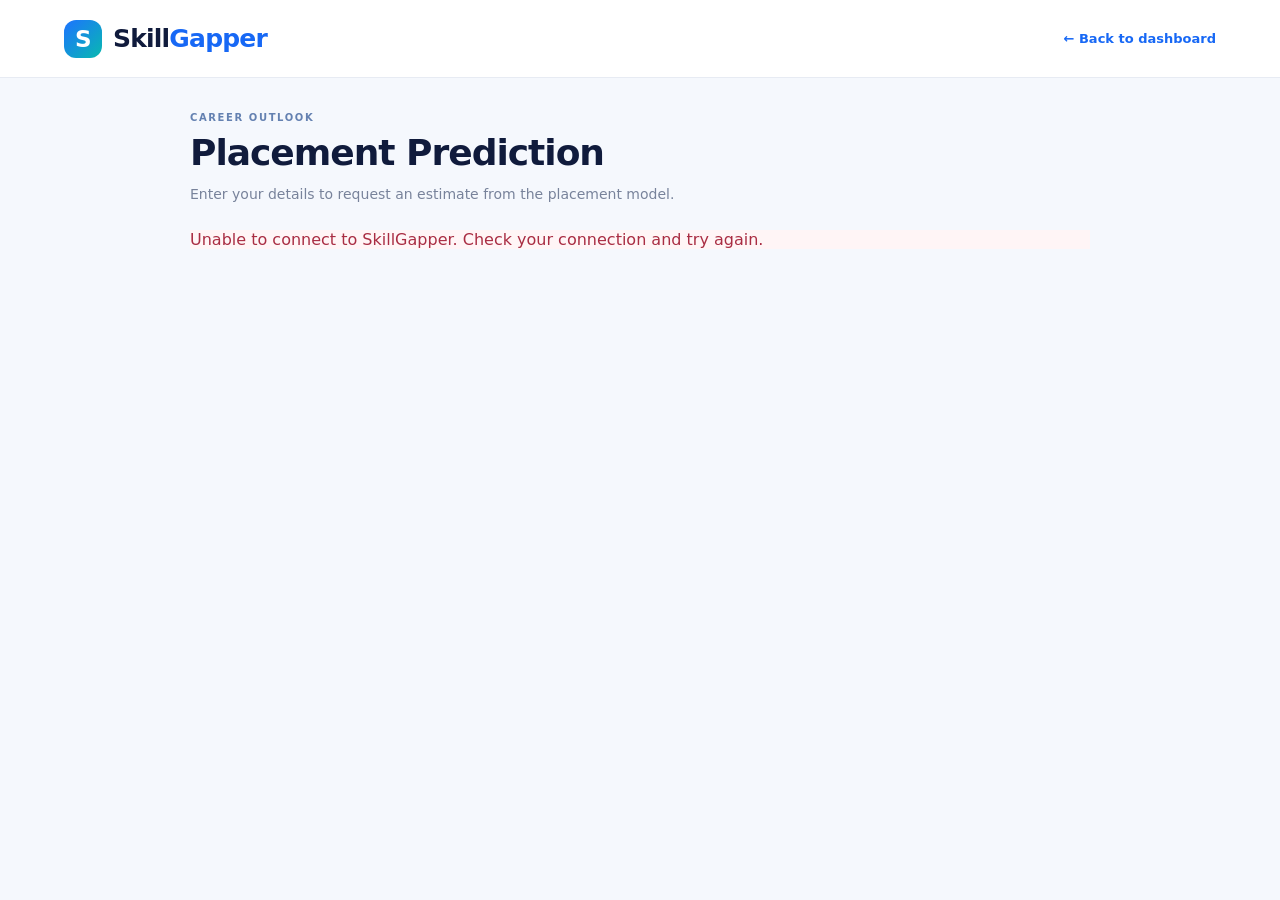
<file: placement-prediction.html>
<!DOCTYPE html>
<html lang="en">
<head>
  <meta charset="UTF-8">
  <meta name="viewport" content="width=device-width, initial-scale=1.0">
  <meta name="description" content="Placement prediction estimate for SkillGapper members.">
  <title>Placement Prediction | SkillGapper</title>
  <link rel="stylesheet" href="style.css">
  <link rel="stylesheet" href="placement-prediction.css">
</head>
<body>
  <div class="app-shell placement-shell">
    <header class="topbar">
      <a class="brand" href="index.html" aria-label="SkillGapper dashboard">
        <span class="brand-mark">S</span>
        <span>Skill<span class="brand-accent">Gapper</span></span>
      </a>
      <a class="auth-nav-link" href="index.html">← Back to dashboard</a>
    </header>

    <main class="main-content placement-main">
      <div class="page-heading">
        <p class="eyebrow">CAREER OUTLOOK</p>
        <h1>Placement Prediction</h1>
        <p class="subheading">Enter your details to request an estimate from the placement model.</p>
      </div>

      <p class="placement-status" id="placementPageStatus" role="status" aria-live="polite">Checking your session…</p>

      <section class="placement-panel" id="placementPanel" hidden>
        <div class="placement-disclaimer" role="note">
          <strong>About this estimate</strong>
          <p>Academic prototype only. Placement predictions are estimates, not guarantees. The existing model has passed compatibility checks but is not independently verified for real-world placement outcomes. Numeric range limits have not yet been verified, so this form checks value types and format only. Submitted values are not stored.</p>
        </div>

        <div class="placement-info-banner">
          <strong>How It Works</strong>
          <p>
            Enter your academic details and skills to receive an AI-generated
            placement prediction. Results are estimates, not guarantees.
          </p>
        </div>

        <form class="placement-form" id="placementForm" novalidate>
          <div class="placement-form-grid">
            <div class="placement-field"><label for="placementAge">Age</label><input id="placementAge" name="age" type="number" step="1" required inputmode="numeric"></div>
            <div class="placement-field"><label for="placementCgpa">CGPA</label><input id="placementCgpa" name="cgpa" type="number" step="any" required inputmode="decimal"></div>
            <div class="placement-field"><label for="placementBacklogs">Backlogs</label><input id="placementBacklogs" name="backlogs" type="number" step="1" required inputmode="numeric"></div>
            <div class="placement-field"><label for="placementInternships">Internships</label><input id="placementInternships" name="internships" type="number" step="1" required inputmode="numeric"></div>
            <div class="placement-field"><label for="placementCertifications">Certifications</label><input id="placementCertifications" name="certifications" type="number" step="1" required inputmode="numeric"></div>
            <div class="placement-field"><label for="placementCodingSkills">Coding skills</label><input id="placementCodingSkills" name="coding_skills" type="number" step="1" required inputmode="numeric"></div>
            <div class="placement-field"><label for="placementCommunicationSkills">Communication skills</label><input id="placementCommunicationSkills" name="communication_skills" type="number" step="1" required inputmode="numeric"></div>
            <div class="placement-field"><label for="placementAptitudeScore">Aptitude score</label><input id="placementAptitudeScore" name="aptitude_score" type="number" step="1" required inputmode="numeric"></div>
            <div class="placement-field"><label for="placementProjects">Projects</label><input id="placementProjects" name="projects" type="number" step="1" required inputmode="numeric"></div>
            <div class="placement-field"><label for="placementDegree">Degree</label><select id="placementDegree" name="degree" required><option value="">Choose a degree</option><option value="BCA">BCA</option><option value="BE">BE</option><option value="BSc">BSc</option><option value="BTech">BTech</option></select></div>
            <div class="placement-field"><label for="placementBranch">Branch</label><select id="placementBranch" name="branch" required><option value="">Choose a branch</option><option value="AI">AI</option><option value="CS">CS</option><option value="DS">DS</option><option value="Electrical">Electrical</option><option value="IT">IT</option><option value="Mechanical">Mechanical</option></select></div>
          </div>
          <div class="placement-result" id="placementResult" role="status" aria-live="polite" hidden>
            <span class="placement-result-kicker">Placement Prediction</span>
            <div class="placement-result-value">
              <span class="placement-result-icon" id="placementResultIcon" aria-hidden="true"></span>
              <span id="placementResultLabel"></span>
            </div>
            <p class="placement-result-note">Academic demo estimate &mdash; not a placement guarantee.</p>
          </div>
          <p class="placement-form-message" id="placementFormMessage" role="status" aria-live="polite" hidden></p>
          <div class="placement-form-footer">
            <span class="muted">All fields are required. No numeric ranges are assumed.</span>
            <button class="primary-button" id="placementSubmitBtn" type="submit">Request estimate</button>
          </div>
        </form>
      </section>
    </main>
  </div>
  <script src="placement-prediction.js"></script>
</body>
</html>
</file>
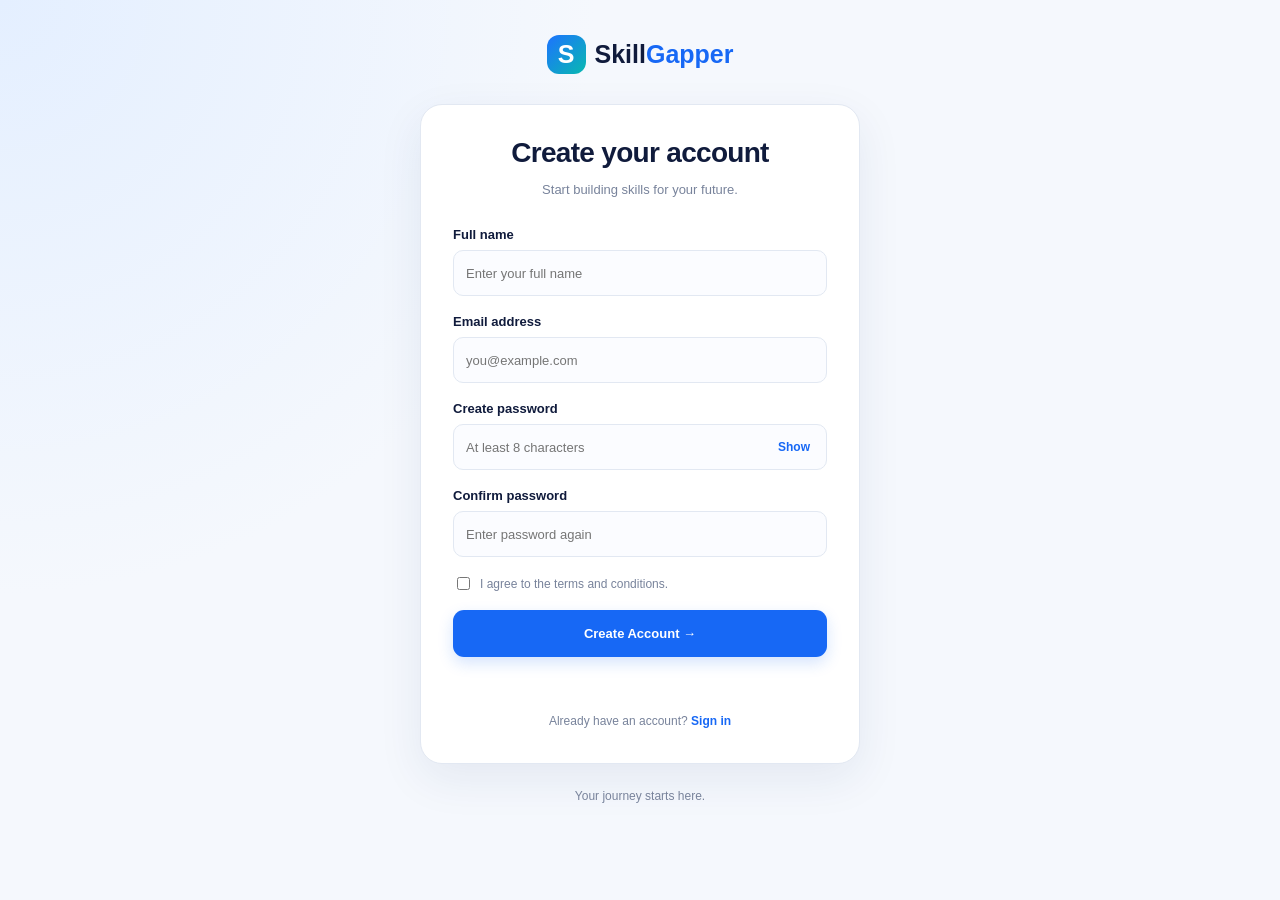
<file: signup.html>
<!DOCTYPE html>
<html lang="en">
<head>
    <meta charset="UTF-8">
    <meta name="viewport" content="width=device-width, initial-scale=1.0">
    <title>Sign Up | SkillGapper</title>
    <link rel="stylesheet" href="auth.css">
</head>
<body>

    <main class="auth-container">

        <a href="index.html" class="brand">
            <span class="brand-icon">S</span>
            Skill<span>Gapper</span>
        </a>

        <section class="auth-card">

            <div class="auth-heading">
                <h1>Create your account</h1>
                <p>Start building skills for your future.</p>
            </div>

            <form id="signupForm">

                <label for="signupName">Full name</label>
                <input
                    type="text"
                    id="signupName"
                    placeholder="Enter your full name"
                    autocomplete="name"
                    maxlength="80"
                    required
                >

                <label for="signupEmail">Email address</label>
                <input
                    type="email"
                    id="signupEmail"
                    placeholder="you@example.com"
                    autocomplete="email"
                    required
                >

                <label for="signupPassword">Create password</label>

                <div class="password-field">
                    <input
                        type="password"
                        id="signupPassword"
                        placeholder="At least 8 characters"
                        minlength="8"
                        autocomplete="new-password"
                        required
                    >

                    <button
                        type="button"
                        class="toggle-password"
                        data-target="signupPassword">
                        Show
                    </button>
                </div>

                <label for="confirmPassword">Confirm password</label>

                <input
                    type="password"
                    id="confirmPassword"
                    placeholder="Enter password again"
                    autocomplete="new-password"
                    required
                >

                <label class="terms-option">
                    <input type="checkbox" id="acceptTerms" required>
                    I agree to the terms and conditions.
                </label>

                <button type="submit" class="auth-button">
                    Create Account →
                </button>

                <p id="signupMessage" class="form-message"
                   role="status" aria-live="polite"></p>

            </form>

            <p class="auth-footer">
                Already have an account?
                <a href="login.html">Sign in</a>
            </p>

        </section>

        <p class="bottom-note">
            Your journey starts here.
        </p>

    </main>

    <script src="auth.js"></script>
</body>
</html>
</file>
<file: style.css>
:root {
  --navy: #101b3c;
  --blue: #1768f5;
  --blue-dark: #0e55d9;
  --text: #27334f;
  --muted: #78839b;
  --border: #e7ebf3;
  --page: #f5f8fd;
  --white: #fff;
  --shadow: 0 10px 30px rgba(31, 57, 104, .07);
}
*, *::before, *::after { box-sizing: border-box; }
html { scroll-behavior: smooth; }
body { margin: 0; background: var(--page); color: var(--text); font-family: Inter, ui-sans-serif, system-ui, -apple-system, "Segoe UI", Arial, sans-serif; -webkit-font-smoothing: antialiased; }
button, input, textarea { font: inherit; }
button { cursor: pointer; }
button:focus-visible, a:focus-visible, input:focus-visible, textarea:focus-visible { outline: 3px solid #9dc1ff; outline-offset: 3px; }
.app-shell { min-height: 100vh; padding-bottom: 92px; }
.topbar { height: 78px; display: flex; align-items: center; justify-content: space-between; gap: 20px; padding: 0 clamp(20px, 5vw, 76px); background: #fff; border-bottom: 1px solid var(--border); }
.brand { display: inline-flex; align-items: center; gap: 11px; color: var(--navy); font-size: 25px; font-weight: 800; letter-spacing: -.8px; text-decoration: none; }
.brand-mark { display: grid; place-items: center; width: 38px; height: 38px; border-radius: 12px; background: linear-gradient(135deg, #1d73ff, #08b9b0); color: #fff; font-size: 23px; }
.brand-accent { color: var(--blue); }
.topbar-actions { display: flex; align-items: center; justify-content: flex-end; gap: 24px; margin-left: auto; }
.top-actions { display: flex; align-items: center; gap: 12px; }
.icon-button, .avatar-button { position: relative; display: grid; place-items: center; border: 0; }
.icon-button { width: 42px; height: 42px; border-radius: 50%; background: #f4f7fc; color: var(--navy); font-size: 22px; }
.notification-bell-icon { width: 21px; height: 21px; fill: none; stroke: currentColor; stroke-linecap: round; stroke-linejoin: round; stroke-width: 1.8; }
.notification-badge { position: absolute; top: -4px; right: -5px; display: grid; min-width: 18px; height: 18px; place-items: center; padding: 0 4px; border: 2px solid #fff; border-radius: 999px; background: #e54862; color: #fff; font-size: 10px; font-weight: 800; line-height: 1; }
.notification-container { position: relative; }
.notification-panel { position: absolute; z-index: 45; top: calc(100% + 12px); right: 0; display: flex; width: min(380px, calc(100vw - 28px)); max-height: min(620px, calc(100vh - 100px)); flex-direction: column; overflow: hidden; border: 1px solid var(--border); border-radius: 16px; background: #fff; box-shadow: 0 18px 48px rgba(16,27,60,.18); }
.notification-panel-header { display: flex; align-items: center; justify-content: space-between; gap: 12px; padding: 17px 18px 14px; border-bottom: 1px solid #edf0f6; }
.notification-panel-heading { display: flex; align-items: center; gap: 9px; min-width: 0; }
.notification-panel-heading h2 { margin: 0; font-size: 16px; letter-spacing: -.2px; }
.notification-panel-count { display: inline-grid; min-width: 21px; height: 21px; place-items: center; padding: 0 6px; border-radius: 999px; background: #edf4ff; color: #2563c5; font-size: 11px; font-weight: 800; }
.notification-mark-all { flex: 0 0 auto; padding: 5px 0; border: 0; background: transparent; color: #2868cc; font-size: 11px; font-weight: 750; }
.notification-mark-all:disabled { color: #9aa4b6; cursor: default; }
.notification-list { display: grid; gap: 8px; overflow-y: auto; padding: 10px; overscroll-behavior: contain; }
.notification-card { display: grid; width: 100%; grid-template-columns: 38px minmax(0, 1fr) 8px; align-items: start; gap: 10px; padding: 12px; border: 1px solid transparent; border-radius: 12px; background: #fff; color: inherit; text-align: left; }
.notification-card:hover, .notification-card:focus-visible { border-color: #d8e6fb; background: #f8fbff; }
.notification-card.unread { border-color: #e2edff; background: #f3f8ff; }
.notification-icon { display: grid; width: 36px; height: 36px; place-items: center; border-radius: 11px; background: #eaf2ff; color: #2868cc; font-size: 15px; font-weight: 800; }
.notification-icon.roadmap { background: #e9f7f1; color: #21835e; }
.notification-icon.task { background: #fff4df; color: #a96a08; }
.notification-copy { min-width: 0; }
.notification-copy strong { display: block; margin: 1px 0 4px; color: var(--navy); font-size: 12px; line-height: 1.4; }
.notification-copy p { margin: 0; color: #64718a; font-size: 11px; line-height: 1.5; }
.notification-copy time { display: block; margin-top: 7px; color: #8b96aa; font-size: 10px; }
.notification-unread-indicator { width: 7px; height: 7px; margin-top: 5px; border-radius: 50%; background: #3477e3; }
.notification-card:not(.unread) .notification-unread-indicator { visibility: hidden; }
.notification-empty { display: grid; justify-items: center; padding: 36px 22px 40px; text-align: center; }
.notification-empty-icon { display: grid; width: 42px; height: 42px; place-items: center; margin-bottom: 12px; border-radius: 50%; background: #edf7f2; color: #27865e; font-size: 20px; font-weight: 800; }
.notification-empty strong { margin-bottom: 5px; color: var(--navy); font-size: 13px; }
.notification-empty p { margin: 0; color: var(--muted); font-size: 11px; }
.notification-status { margin: 0; padding: 11px 16px 0; color: #64718a; font-size: 11px; }
.notification-status.error { color: #b42336; }
.avatar-button { width: 42px; height: 42px; border-radius: 50%; background: #e7efff; color: #1b5dd1; font-weight: 800; font-size: 16px; }
.profile-menu-container { position: relative; }
.profile-menu { position: absolute; z-index: 40; top: calc(100% + 12px); right: 0; width: 276px; padding: 8px; border: 1px solid var(--border); border-radius: 15px; background: #fff; box-shadow: 0 16px 40px rgba(16,27,60,.16); }
.profile-menu-identity { display: grid; gap: 4px; padding: 12px 12px 14px; overflow: hidden; }
.profile-menu-identity strong { overflow: hidden; color: var(--navy); font-size: 13px; text-overflow: ellipsis; white-space: nowrap; }
.profile-menu-identity span { overflow: hidden; color: var(--muted); font-size: 11px; text-overflow: ellipsis; white-space: nowrap; }
.profile-menu-links { display: grid; gap: 2px; }
.profile-menu-item { display: flex; width: 100%; align-items: center; min-height: 40px; padding: 0 12px; border: 0; border-radius: 9px; background: transparent; color: var(--text); font-size: 13px; font-weight: 650; text-align: left; }
.profile-menu-item:hover { background: #f4f7fc; }
.profile-menu-divider { height: 1px; margin: 7px 4px; background: var(--border); }
.profile-menu-logout { color: #c62828; }
.profile-menu-logout:hover { background: #fff1f1; }
.profile-status { margin: 0 0 14px; padding: 11px 14px; border: 1px solid #dce7f8; border-radius: 11px; background: #f3f8ff; color: #315d9f; font-size: 12px; }
.profile-status.error, .profile-form-error { color: #a92d43; }
.profile-status.error { border-color: #f2d5da; background: #fff5f6; }
.profile-form-error { margin: -6px 0 12px; font-size: 12px; }
.profile-form-actions { display: flex; align-items: center; gap: 9px; margin-top: 4px; }
.profile-form-actions button { min-height: 40px; }
@media (max-width: 620px) {
    .profile-main { gap: 12px; }
    .profile-form-actions { align-items: stretch; flex-direction: column; }
    .profile-form-actions button { width: 100%; }
}
.main-content { width: min(1220px, calc(100% - 48px)); margin: 0 auto; padding: 34px 0 50px; }
.page-view { display: none; animation: appear .22s ease-out; }
.page-view.active { display: block; }
@keyframes appear { from { opacity: 0; transform: translateY(5px); } to { opacity: 1; transform: translateY(0); } }
.welcome-row { display: flex; justify-content: space-between; align-items: center; gap: 20px; margin-bottom: 25px; }
.eyebrow { margin: 0 0 8px; color: #6481b1; font-size: 10px; font-weight: 800; letter-spacing: 1.6px; }
h1, h2, h3, p { margin-top: 0; }
h1 { margin-bottom: 7px; color: var(--navy); font-size: clamp(27px, 3vw, 36px); line-height: 1.2; letter-spacing: -1px; }
h2 { margin-bottom: 0; color: var(--navy); font-size: 23px; letter-spacing: -.5px; }
h3 { color: var(--navy); }
.wave { color: #ffb84c; font-size: .8em; }
.subheading { margin: 0; color: var(--muted); font-size: 14px; line-height: 1.65; }
.primary-button, .hero-button { display: inline-flex; justify-content: center; align-items: center; gap: 14px; min-height: 44px; padding: 0 19px; border: 0; border-radius: 12px; background: var(--blue); color: #fff; font-size: 13px; font-weight: 750; box-shadow: 0 6px 14px rgba(23,104,245,.18); transition: transform .18s, background .18s; }
.primary-button:hover, .hero-button:hover { transform: translateY(-2px); background: var(--blue-dark); }
.hero-card { position: relative; display: grid; grid-template-columns: 1.05fr .95fr; min-height: 300px; overflow: hidden; border-radius: 25px; background: linear-gradient(112deg, #e8f3ff 0%, #eaf2ff 55%, #dceaff 100%); }
.hero-copy { position: relative; z-index: 2; align-self: center; padding: 36px 0 36px 40px; max-width: 530px; }
.pill { display: inline-flex; align-items: center; padding: 7px 10px; border-radius: 30px; font-size: 9px; font-weight: 800; letter-spacing: 1px; }
.pill-light { color: #3868ad; background: rgba(255,255,255,.72); }
.hero-copy h2 { margin: 17px 0 13px; font-size: clamp(29px, 3.3vw, 43px); line-height: 1.14; letter-spacing: -1.6px; }
.hero-copy h2 span { color: var(--blue); }
.hero-copy p { max-width: 400px; margin-bottom: 22px; color: #596b8b; font-size: 14px; line-height: 1.75; }
.hero-button { min-height: 44px; background: var(--blue); }
.hero-art { position: relative; min-height: 300px; overflow: hidden; }
.art-orbit { position: absolute; border: 1px solid rgba(72,126,216,.13); border-radius: 50%; }
.orbit-one { width: 280px; height: 280px; right: 9%; top: 8px; }
.orbit-two { width: 220px; height: 220px; right: 18%; top: 38px; }
.floating-tile { position: absolute; z-index: 3; display: grid; place-items: center; width: 49px; height: 49px; border-radius: 14px; font-weight: 900; box-shadow: 0 8px 20px rgba(50,94,161,.09); }
.tile-code { top: 47px; left: 17%; background: #cbdfff; color: #1768f5; font-size: 19px; transform: rotate(-9deg); }
.tile-star { top: 33px; right: 14%; background: #fff0c4; color: #f4ad25; font-size: 27px; transform: rotate(10deg); }
.student-illustration { position: absolute; width: 245px; height: 255px; left: 50%; bottom: -2px; transform: translateX(-43%); }
.student-head { position: absolute; z-index: 3; width: 93px; height: 106px; left: 78px; top: 39px; border-radius: 45% 45% 47% 47%; background: #f2b98e; border: 2px solid rgba(139,83,61,.08); }
.student-hair { position: absolute; z-index: 4; left: 72px; top: 28px; width: 106px; height: 56px; border-radius: 55% 50% 22% 24%; background: #17284a; transform: rotate(-4deg); }
.eye { position: absolute; top: 45px; width: 6px; height: 8px; border-radius: 50%; background: #263657; }
.eye-left { left: 24px; }.eye-right { right: 24px; }
.smile { position: absolute; left: 35px; top: 66px; width: 24px; height: 11px; border-bottom: 3px solid #b85f5b; border-radius: 0 0 50% 50%; }
.student-neck { position: absolute; z-index: 2; left: 111px; top: 127px; width: 30px; height: 29px; background: #e7a47d; }
.student-body { position: absolute; left: 36px; bottom: 0; width: 178px; height: 133px; border-radius: 65px 65px 0 0; background: linear-gradient(140deg, #267bff, #1453ca); }
.hoodie-line { position: absolute; top: 8px; left: 87px; width: 2px; height: 70px; background: rgba(255,255,255,.45); }
.laptop { position: absolute; z-index: 5; bottom: 3px; left: 2px; width: 230px; height: 102px; border: 7px solid #253754; border-bottom-width: 12px; border-radius: 12px 12px 5px 5px; background: linear-gradient(135deg, #405878, #182b49); box-shadow: 0 7px 0 #a8c4e9; transform: perspective(300px) rotateY(-7deg); }
.laptop-logo { position: absolute; left: 50%; top: 50%; transform: translate(-50%,-50%); color: #a9c9ff; font-size: 24px; font-weight: 900; }
.art-books { position: absolute; z-index: 6; right: 3%; bottom: 10px; display: flex; flex-direction: column; gap: 3px; transform: rotate(-4deg); }
.art-books span { width: 75px; height: 12px; border-radius: 3px; background: #fff; border-bottom: 3px solid #a8c9ed; }.art-books span:nth-child(2) { background: #7bdbc9; border-color: #41a997; }.art-books span:nth-child(3) { background: #f5d18a; border-color: #d9a44c; }
.section-title-row { display: flex; justify-content: space-between; align-items: end; gap: 16px; margin: 32px 0 16px; }
.section-title-row .eyebrow { margin-bottom: 6px; }
.section-title-row h2 { font-size: 21px; }
.text-button { padding: 7px 0 4px 10px; border: 0; background: transparent; color: var(--blue); font-size: 12px; font-weight: 750; white-space: nowrap; }
.stats-grid { display: grid; grid-template-columns: 1.65fr repeat(3, 1fr); gap: 13px; }
.stat-card { min-width: 0; padding: 19px; border: 1px solid var(--border); border-radius: 17px; background: #fff; box-shadow: 0 4px 16px rgba(31,57,104,.025); }
.progress-card { display: flex; align-items: center; gap: 17px; }
.progress-ring { flex: 0 0 auto; display: grid; place-items: center; width: 83px; height: 83px; border-radius: 50%; background: conic-gradient(var(--blue) 0 60%, #e5eaf2 60% 100%); position: relative; }
.progress-ring::before { content: ""; position: absolute; inset: 9px; border-radius: 50%; background: #fff; }
.progress-ring span { position: relative; z-index: 1; color: var(--navy); font-size: 22px; font-weight: 850; }.progress-ring small { font-size: 12px; }
.stat-label { margin: 0 0 6px; color: var(--muted); font-size: 12px; }
.progress-card h3 { margin: 0 0 5px; font-size: 15px; }
.muted { color: var(--muted); font-size: 12px; line-height: 1.65; }
.progress-card .muted { margin: 0; }
.stat-icon { display: grid; place-items: center; width: 35px; height: 35px; margin-bottom: 13px; border-radius: 11px; font-size: 21px; font-weight: 800; }
.blue-icon { color: #2878f6; background: #eaf2ff; }.green-icon { color: #21a66d; background: #e4f8ee; }.orange-icon { color: #f0a324; background: #fff3d8; }
.stat-number { margin: 0 0 2px; color: var(--navy); font-size: 23px; font-weight: 850; }
.stat-card .stat-label { margin-bottom: 12px; }
.mini-bar, .gap-track { height: 5px; overflow: hidden; border-radius: 10px; background: #edf1f7; }.mini-bar span, .gap-track span { display: block; height: 100%; border-radius: inherit; background: var(--blue); }.green-bar span { background: #28b477; }.orange-bar span { background: #f5b13e; }
.recommended-heading { margin-top: 34px; }
.course-grid { display: grid; grid-template-columns: repeat(3, minmax(0, 1fr)); gap: 15px; }
.course-card { min-width: 0; padding: 18px; border: 1px solid transparent; border-radius: 17px; }
.course-blue { background: #e6f3ff; border-color: #d9ebff; }.course-purple { background: #f0ebff; border-color: #e8e0ff; }.course-yellow { background: #fff5df; border-color: #ffedc6; }
.course-icon { display: grid; place-items: center; width: 48px; height: 48px; margin-bottom: 15px; border-radius: 13px; background: rgba(255,255,255,.7); color: #1e70ef; font-size: 19px; font-weight: 900; }
.course-purple .course-icon { color: #7353c6; }.course-yellow .course-icon { color: #d99518; font-size: 25px; }
.course-tag { display: inline-block; margin-bottom: 8px; color: #3172bf; font-size: 9px; font-weight: 850; letter-spacing: .8px; }
.course-purple .course-tag { color: #7456bd; }.course-yellow .course-tag { color: #a97617; }
.course-card h3 { margin: 0 0 6px; font-size: 15px; }.course-card p { min-height: 36px; margin-bottom: 12px; color: #64728a; font-size: 12px; line-height: 1.5; }
.course-footer { display: flex; align-items: center; justify-content: space-between; gap: 8px; color: #6c7890; font-size: 11px; }
.round-arrow { display: grid; place-items: center; width: 31px; height: 31px; border: 0; border-radius: 50%; background: #fff; color: var(--navy); font-size: 19px; box-shadow: 0 3px 9px rgba(24,49,85,.08); }
.next-step-card, .roadmap-card { display: flex; align-items: center; gap: 16px; margin-top: 20px; padding: 20px; border: 1px solid var(--border); border-radius: 17px; background: #fff; }
.next-step-icon, .roadmap-symbol { flex: 0 0 auto; display: grid; place-items: center; width: 45px; height: 45px; border-radius: 13px; background: #eaf2ff; color: var(--blue); font-size: 23px; }
.next-step-card > div:nth-child(2), .roadmap-card > div:nth-child(2) { flex: 1; }.next-step-card .eyebrow, .roadmap-card .eyebrow { margin-bottom: 5px; }.next-step-card h3, .roadmap-card h2 { margin: 0 0 5px; font-size: 15px; }.next-step-card .muted, .roadmap-card .muted { margin: 0; }
.page-heading { margin-bottom: 24px; }.page-heading h1 { margin-bottom: 9px; }
.compose-card, .post-card, .profile-card, .profile-form-card, .target-role-card, .gap-card { border: 1px solid var(--border); border-radius: 17px; background: #fff; box-shadow: 0 4px 16px rgba(31,57,104,.025); }
.compose-card { padding: 22px; margin-bottom: 18px; }.compose-card label, .profile-form-card label { display: block; margin-bottom: 10px; color: var(--navy); font-size: 13px; font-weight: 750; }.compose-card textarea, .profile-form-card input { width: 100%; border: 1px solid #dfe6f1; border-radius: 11px; padding: 13px 14px; color: var(--text); background: #fbfcff; resize: vertical; }.compose-card textarea:focus, .profile-form-card input:focus { outline: 2px solid #c3d8ff; border-color: #8fb5ff; }.compose-footer { display: flex; justify-content: space-between; align-items: center; gap: 12px; margin-top: 12px; }
.post-list { display: grid; gap: 15px; }.post-card { padding: 22px; }.post-author { display: flex; align-items: center; gap: 11px; }.post-avatar { flex: 0 0 auto; display: grid; place-items: center; width: 40px; height: 40px; border-radius: 50%; font-weight: 800; }.avatar-blue { color: #1b66da; background: #e5efff; }.avatar-purple { color: #7354c9; background: #eee8ff; }.post-author strong { color: var(--navy); font-size: 13px; }.post-author p { margin: 3px 0 0; color: var(--muted); font-size: 11px; }.post-label { margin-left: auto; padding: 6px 9px; border-radius: 20px; background: #eef5ff; color: #4776ba; font-size: 10px; font-weight: 750; }.post-text { margin: 18px 0; color: #46536d; font-size: 14px; line-height: 1.75; }.post-actions { display: flex; gap: 17px; border-top: 1px solid #f0f2f7; padding-top: 12px; }.post-actions button { border: 0; background: transparent; color: #6d7a92; font-size: 12px; }.like-button.liked { color: #e34d78; }
.profile-card { overflow: hidden; }.profile-cover { height: 120px; background: linear-gradient(115deg, #dceaff, #e9e5ff 58%, #d9f5ef); }.profile-main { display: flex; align-items: center; gap: 16px; padding: 0 25px 20px; }.large-avatar { display: grid; place-items: center; flex: 0 0 auto; width: 82px; height: 82px; margin-top: -35px; border: 5px solid #fff; border-radius: 50%; background: linear-gradient(135deg, #1768f5, #41b9c4); color: #fff; font-size: 28px; font-weight: 850; }.profile-name { flex: 1; padding-top: 13px; }.profile-name h2 { margin-bottom: 5px; }.profile-name p { margin: 0 0 7px; }.profile-badge { color: #288567; font-size: 11px; font-weight: 700; }.outline-button { min-height: 39px; padding: 0 14px; border: 1px solid #cfdbef; border-radius: 10px; background: #fff; color: #315d9f; font-size: 12px; font-weight: 750; white-space: nowrap; }.outline-button:hover { background: #f3f7ff; }.profile-details { display: grid; grid-template-columns: repeat(3,1fr); gap: 12px; padding: 20px 25px; border-top: 1px solid var(--border); }.profile-details div { display: grid; gap: 7px; }.profile-details span { color: var(--muted); font-size: 11px; }.profile-details strong { color: var(--navy); font-size: 13px; }.profile-form-card { margin-top: 18px; padding: 22px; }.profile-form-card h2 { margin-bottom: 18px; }.profile-form-card input { margin-bottom: 16px; }.profile-summary-grid { display: grid; grid-template-columns: repeat(3,1fr); gap: 14px; }.summary-tile { display: grid; justify-items: start; gap: 7px; padding: 20px; border: 1px solid var(--border); border-radius: 15px; background: #fff; }.summary-tile span { font-size: 22px; }.summary-tile strong { color: var(--navy); font-size: 24px; }.summary-tile p { margin: 0; color: var(--muted); font-size: 12px; }
.target-role-card { display: flex; justify-content: space-between; align-items: center; gap: 20px; padding: 22px; margin-bottom: 16px; }.target-role-card h2 { margin-bottom: 5px; }.target-role-card .muted { margin-bottom: 0; }.skill-gap-list { display: grid; grid-template-columns: repeat(2,1fr); gap: 14px; }.gap-card { padding: 20px; }.gap-top { display: flex; justify-content: space-between; align-items: center; gap: 10px; margin-bottom: 17px; }.gap-top h3 { margin: 0 0 4px; font-size: 15px; }.gap-top .muted { margin: 0; }.gap-top strong { font-size: 19px; }.level-good { color: #20a56c; }.level-medium { color: #df9b20; }.level-low { color: #e66b73; }.gap-track { height: 8px; }.gap-card:nth-child(1) .gap-track span { background: #25b47b; }.gap-card:nth-child(2) .gap-track span { background: #f0b13c; }.gap-card:nth-child(3) .gap-track span { background: #e97880; }.gap-bottom { display: flex; justify-content: space-between; gap: 10px; margin-top: 10px; color: var(--muted); font-size: 10px; }.roadmap-card { margin-top: 17px; }.roadmap-symbol { background: #e3f8ee; color: #20a56c; }
.bottom-nav { position: fixed; z-index: 20; right: 0; bottom: 0; left: 0; display: grid; grid-template-columns: repeat(5,1fr); min-height: 76px; padding: 8px max(12px, calc((100vw - 700px)/2)) max(8px, env(safe-area-inset-bottom)); border-top: 1px solid var(--border); background: rgba(255,255,255,.96); backdrop-filter: blur(15px); }
.bottom-nav-item { position: relative; display: flex; flex-direction: column; align-items: center; justify-content: center; gap: 3px; border: 0; border-radius: 12px; background: transparent; color: #7b859b; font-size: 10px; font-weight: 700; }.bottom-nav-item.active { color: var(--blue); }.bottom-nav-item.active::before { content: ""; position: absolute; top: -8px; width: 29px; height: 3px; border-radius: 0 0 5px 5px; background: var(--blue); }.nav-icon { font-size: 25px; line-height: 1.1; }
.toast { position: fixed; z-index: 50; left: 50%; bottom: 94px; width: max-content; max-width: calc(100% - 30px); padding: 13px 18px; border-radius: 12px; background: var(--navy); color: #fff; box-shadow: 0 10px 28px rgba(16,27,60,.2); font-size: 13px; line-height: 1.5; opacity: 0; visibility: hidden; transform: translate(-50%, 10px); transition: .2s; }.toast.show { opacity: 1; visibility: visible; transform: translate(-50%, 0); }
[hidden] { display: none !important; }
@media (min-width: 1400px) { .main-content { padding-top: 42px; } .hero-card { min-height: 325px; }.hero-art { min-height: 325px; } }
@media (max-width: 900px) { .stats-grid { grid-template-columns: repeat(3,1fr); }.progress-card { grid-column: 1 / -1; }.course-grid { grid-template-columns: repeat(2,minmax(0,1fr)); }.course-card:last-child { display: none; }.hero-copy { padding-left: 28px; }.hero-art { transform: scale(.92); transform-origin: center right; } }
@media (max-width: 620px) {
  .app-shell { padding-bottom: 80px; }.topbar { height: 66px; padding: 0 18px; }.brand { font-size: 22px; }.brand-mark { width: 34px; height: 34px; }.main-content { width: calc(100% - 30px); padding-top: 25px; }.welcome-row { align-items: flex-start; flex-direction: column; margin-bottom: 19px; }.welcome-row .primary-button { width: 100%; }.hero-card { grid-template-columns: 1fr; }.hero-copy { padding: 26px 22px 0; }.hero-copy h2 { font-size: 34px; }.hero-copy p { font-size: 13px; }.hero-art { min-height: 225px; transform: none; }.student-illustration { transform: translateX(-50%) scale(.83); transform-origin: bottom center; }.orbit-one { right: 12%; width: 235px; height: 235px; }.orbit-two { right: 20%; width: 185px; height: 185px; }.tile-code { top: 20px; left: 12%; }.tile-star { top: 17px; right: 13%; }.art-books { right: 4%; }.section-title-row { margin-top: 27px; }.section-title-row h2 { font-size: 19px; }.stats-grid { grid-template-columns: repeat(2,minmax(0,1fr)); gap: 10px; }.progress-card { grid-column: 1 / -1; padding: 16px; }.stat-card { padding: 15px; }.stat-icon { margin-bottom: 10px; }.course-grid { grid-template-columns: 1fr; }.course-card:last-child { display: block; }.course-card { display: grid; grid-template-columns: 52px 1fr auto; column-gap: 12px; align-items: center; padding: 14px; }.course-icon { grid-row: span 3; margin: 0; }.course-tag { margin: 0; }.course-card h3 { margin: 3px 0; }.course-card p { grid-column: 2; min-height: 0; margin: 0; }.course-footer { grid-column: 3; grid-row: 1 / span 3; flex-direction: column; align-items: end; }.course-footer > span { display: none; }.next-step-card, .roadmap-card { align-items: flex-start; flex-wrap: wrap; padding: 16px; }.next-step-card > div:nth-child(2), .roadmap-card > div:nth-child(2) { flex-basis: calc(100% - 65px); }.next-step-card .outline-button, .roadmap-card .primary-button { width: 100%; }.page-heading { margin-bottom: 20px; }.compose-card, .post-card { padding: 16px; }.compose-footer { align-items: flex-start; flex-direction: column; }.compose-footer .primary-button { width: 100%; }.post-label { display: none; }.profile-main { align-items: flex-start; flex-wrap: wrap; padding: 0 16px 17px; gap: 10px; }.large-avatar { width: 68px; height: 68px; }.profile-name { min-width: 150px; }.profile-name h2 { font-size: 19px; }.profile-main .outline-button { margin-left: auto; }.profile-details { grid-template-columns: 1fr; padding: 17px; }.profile-details div { grid-template-columns: 1fr 1fr; }.profile-summary-grid { gap: 9px; }.summary-tile { padding: 13px; }.summary-tile strong { font-size: 21px; }.summary-tile p { font-size: 10px; }.skill-gap-list { grid-template-columns: 1fr; }.target-role-card { align-items: flex-start; padding: 17px; }.target-role-card h2 { font-size: 19px; }.target-role-card .outline-button { padding: 0 10px; }.bottom-nav { min-height: 70px; }.bottom-nav-item { font-size: 9px; }.nav-icon { font-size: 23px; }.toast { bottom: 84px; }
}
@media (prefers-reduced-motion: reduce) { *, *::before, *::after { scroll-behavior: auto !important; animation-duration: .01ms !important; transition-duration: .01ms !important; } }

/* Authentication Navigation */

.auth-navigation {
    display: flex;
    align-items: center;
    gap: 12px;
}

.auth-nav-link {
    color: #1768f5;
    font-size: 13px;
    font-weight: 700;
    text-decoration: none;
}

.auth-nav-button {
    display: inline-flex;
    align-items: center;
    justify-content: center;
    min-height: 39px;
    padding: 0 16px;
    border-radius: 10px;
    background: #1768f5;
    color: #ffffff;
    font-size: 13px;
    font-weight: 700;
    text-decoration: none;
    transition: background 0.2s ease;
}

.auth-nav-button:hover {
    background: #0e55d9;
}

@media (max-width: 600px) {
    .auth-navigation {
        gap: 8px;
    }

    .auth-nav-button {
        padding: 0 12px;
    }
}

@media (max-width: 620px) {
    .topbar-actions { gap: 12px; }
    .top-actions { gap: 8px; }
    .auth-navigation { gap: 9px; }
    .auth-nav-link { font-size: 12px; }
    .auth-nav-button { min-height: 36px; padding: 0 11px; }
    .profile-menu { top: calc(100% + 9px); width: min(276px, calc(100vw - 24px)); }
    .notification-panel { top: calc(100% + 9px); right: -52px; width: min(380px, calc(100vw - 24px)); max-height: calc(100vh - 88px); }
}

/* Community posts */
.community-section-heading { display: flex; align-items: center; gap: 13px; margin: 0 0 16px; }
.community-section-mark { display: grid; width: 40px; height: 40px; flex: 0 0 auto; place-items: center; border: 1px solid #dce8fb; border-radius: 13px; background: #edf4ff; color: #3473d1; font-size: 17px; }
.community-section-heading .eyebrow { margin-bottom: 4px; }
.community-section-heading h2 { font-size: 17px; }
.compose-card { display: flex; align-items: flex-start; gap: 14px; padding: 18px; margin-bottom: 10px; border: 1px solid var(--border); border-radius: 16px; background: #fff; box-shadow: 0 4px 16px rgba(31,57,104,.035); }
.post-composer-avatar { display: grid; width: 40px; height: 40px; flex: 0 0 auto; place-items: center; border-radius: 50%; background: linear-gradient(135deg,#e7efff,#d9f2f0); color: #245cb1; font-size: 14px; font-weight: 800; }
.post-composer-main { min-width: 0; flex: 1; }
.post-composer-main label { display: block; margin: 1px 0 9px; color: var(--navy); font-size: 13px; font-weight: 750; }
.post-composer-main textarea { display: block; width: 100%; min-height: 78px; resize: vertical; padding: 12px 13px; border: 1px solid #dfe6f1; border-radius: 11px; background: #fbfcff; color: var(--text); font-size: 13px; line-height: 1.6; }
.post-composer-main textarea:focus { outline: 2px solid #c3d8ff; border-color: #8fb5ff; }
.post-composer-footer { display: flex; align-items: center; justify-content: space-between; gap: 14px; padding-top: 11px; }
.post-composer-hint { color: var(--muted); font-size: 11px; }
.post-composer-actions { display: flex; align-items: center; gap: 13px; }
.post-character-count { color: #8792a7; font-size: 11px; font-variant-numeric: tabular-nums; }
.post-character-count.near-limit { color: #a96a08; }
.post-character-count.at-limit { color: #b42336; }
#publishPostBtn { min-height: 38px; padding: 0 14px; font-size: 12px; }
#publishPostBtn:disabled { opacity: .55; cursor: not-allowed; transform: none; }
.post-status { margin: 0 0 12px; padding: 10px 13px; border: 1px solid #dce7f8; border-radius: 10px; background: #f3f8ff; color: #315d9f; font-size: 12px; }
.post-status.error { border-color: #f2d5da; background: #fff5f6; color: #a92d43; }
.post-status.success { border-color: #d6eee2; background: #f2fbf6; color: #24734f; }
.post-list { display: grid; gap: 13px; }
.post-card { position: relative; padding: 19px 20px 14px; border: 1px solid var(--border); border-radius: 16px; background: #fff; box-shadow: 0 3px 14px rgba(31,57,104,.025); transition: border-color .18s ease, box-shadow .18s ease, transform .18s ease; }
.post-card:hover { transform: translateY(-1px); border-color: #d9e4f4; box-shadow: 0 9px 24px rgba(31,57,104,.07); }
.post-card-header { display: flex; align-items: center; justify-content: space-between; gap: 12px; }
.post-author { display: flex; min-width: 0; align-items: center; gap: 11px; }
.post-avatar { display: grid; width: 40px; height: 40px; flex: 0 0 auto; place-items: center; border: 1px solid #e2eaf6; border-radius: 50%; background: #edf4ff; color: #2861b6; font-size: 13px; font-weight: 800; }
.post-author-details { display: grid; min-width: 0; gap: 3px; }
.post-author strong { overflow: hidden; color: var(--navy); font-size: 13px; text-overflow: ellipsis; white-space: nowrap; }
.post-author time { color: #8792a7; font-size: 11px; }
.post-menu-container { position: relative; flex: 0 0 auto; }
.post-menu-trigger { display: grid; width: 34px; height: 34px; place-items: center; border: 0; border-radius: 9px; background: transparent; color: #6b7890; font-size: 21px; line-height: 1; }
.post-menu-trigger:hover, .post-menu-trigger[aria-expanded="true"] { background: #f1f5fb; color: var(--navy); }
.post-menu-dropdown { position: absolute; z-index: 12; top: calc(100% + 4px); right: 0; width: 158px; padding: 5px; border: 1px solid var(--border); border-radius: 11px; background: #fff; box-shadow: 0 10px 28px rgba(16,27,60,.13); }
.post-menu-item { display: block; width: 100%; padding: 9px 10px; border: 0; border-radius: 7px; background: transparent; color: var(--text); font-size: 12px; text-align: left; }
.post-menu-item:hover { background: #f3f7fc; }
.post-menu-item.delete { color: #bd3347; }
.post-menu-item.delete:hover { background: #fff2f3; }
.post-text { margin: 15px 0 16px; color: #3c4962; font-size: 13px; line-height: 1.75; overflow-wrap: anywhere; white-space: pre-wrap; }
.post-actions { display: flex; align-items: center; gap: 7px; padding-top: 10px; border-top: 1px solid #edf0f5; }
.post-action-button { display: inline-flex; min-height: 34px; align-items: center; gap: 7px; padding: 0 10px; border: 0; border-radius: 8px; background: transparent; color: #68758c; font-size: 12px; font-weight: 650; transition: background .15s ease, color .15s ease; }
.post-action-button:hover { background: #f2f6fc; color: #275fae; }
.post-action-button.liked { background: #edf4ff; color: #245fba; }
.post-action-button:disabled { opacity: .55; cursor: wait; }
.post-editor { margin: 14px 0; }
.post-editor textarea { display: block; width: 100%; min-height: 106px; padding: 12px; resize: vertical; border: 1px solid #9bbcf0; border-radius: 10px; background: #fbfcff; color: var(--text); font-size: 13px; line-height: 1.6; }
.post-editor-footer { display: flex; align-items: center; justify-content: space-between; gap: 12px; margin-top: 9px; }
.post-editor-count { color: var(--muted); font-size: 11px; }
.post-editor-actions { display: flex; gap: 8px; }
.post-editor-actions button { min-height: 35px; }
.post-editor-error { margin: 8px 0 0; color: #b42336; font-size: 11px; }
.post-empty-state { display: grid; justify-items: center; padding: 42px 22px; border: 1px dashed #d6e0ef; border-radius: 15px; background: rgba(255,255,255,.72); text-align: center; }
.post-empty-icon { display: grid; width: 43px; height: 43px; place-items: center; margin-bottom: 11px; border-radius: 14px; background: #edf4ff; color: #3473d1; }
.post-empty-state h2 { margin: 0 0 6px; font-size: 15px; }
.post-empty-state p { max-width: 390px; margin: 0; color: var(--muted); font-size: 12px; line-height: 1.6; }
.post-delete-dialog { width: min(420px, calc(100vw - 32px)); padding: 0; border: 1px solid var(--border); border-radius: 18px; background: #fff; color: var(--text); box-shadow: 0 24px 70px rgba(14,28,58,.25); }
.post-delete-dialog::backdrop { background: rgba(16,27,60,.38); backdrop-filter: blur(2px); }
.post-delete-dialog-content { display: grid; justify-items: center; padding: 27px 25px 23px; text-align: center; }
.post-delete-icon { display: grid; width: 42px; height: 42px; place-items: center; margin-bottom: 12px; border-radius: 50%; background: #fff0f1; color: #bd3347; font-size: 20px; font-weight: 800; }
.post-delete-dialog h2 { margin: 0 0 8px; font-size: 17px; }
.post-delete-dialog p { margin: 0; color: #68758c; font-size: 12px; line-height: 1.6; }
.post-delete-dialog .post-delete-error { margin-top: 12px; color: #b42336; }
.post-delete-actions { display: flex; justify-content: center; gap: 9px; margin-top: 21px; }
.post-delete-confirm { min-height: 39px; padding: 0 15px; border: 0; border-radius: 9px; background: #c73d50; color: #fff; font-size: 12px; font-weight: 750; }
.post-delete-confirm:hover { background: #ad2e41; }
.post-delete-confirm:disabled { opacity: .6; cursor: wait; }
@media (max-width: 620px) {
    .community-section-heading { margin-bottom: 13px; }
    .compose-card { gap: 10px; padding: 14px; }
    .post-composer-avatar, .post-avatar { width: 36px; height: 36px; }
    .post-composer-footer { align-items: flex-start; flex-direction: column; gap: 9px; }
    .post-composer-actions { width: 100%; justify-content: space-between; }
    .post-card { padding: 15px 14px 11px; }
    .post-author { gap: 9px; }
    .post-menu-dropdown { width: 150px; }
    .post-delete-dialog-content { padding: 23px 18px 19px; }
}

/* Hybrid assessment */
.assessment-message {
    margin: 0 0 16px;
    padding: 12px 15px;
    border: 1px solid #dce7f8;
    border-radius: 12px;
    background: #eef5ff;
    color: #315d9f;
    font-size: 12px;
    line-height: 1.5;
}

.assessment-message.loading {
    color: #755d1c;
    border-color: #f2e2aa;
    background: #fff9e8;
}

.assessment-message.success {
    color: #237d58;
    border-color: #c9eddd;
    background: #effbf5;
}

.assessment-message.error,
.assessment-inline-message {
    color: #b33d55;
    border-color: #f1cbd3;
    background: #fff2f4;
}

.assessment-panel {
    margin-bottom: 17px;
    padding: 22px;
    border: 1px solid var(--border);
    border-radius: 17px;
    background: #fff;
    box-shadow: 0 4px 16px rgba(31,57,104,.025);
}

.assessment-setup-controls {
    display: grid;
    flex: 0 1 360px;
    gap: 8px;
    min-width: 290px;
}

.assessment-setup-controls label,
.assessment-rating-label {
    color: var(--navy);
    font-size: 12px;
    font-weight: 750;
}

.assessment-setup-controls select,
.assessment-rating {
    width: 100%;
    min-height: 42px;
    padding: 0 12px;
    border: 1px solid #dfe6f1;
    border-radius: 10px;
    background: #fbfcff;
    color: var(--text);
    font-size: 12px;
}

.assessment-setup-controls select:focus,
.assessment-rating:focus {
    outline: 2px solid #c3d8ff;
    border-color: #8fb5ff;
}

.assessment-skill-preview,
.assessment-tag-list {
    display: flex;
    flex-wrap: wrap;
    gap: 7px;
}

.assessment-skill-chip,
.assessment-result-tag {
    display: inline-flex;
    align-items: center;
    min-height: 28px;
    padding: 5px 9px;
    border-radius: 20px;
    background: #eef5ff;
    color: #4776ba;
    font-size: 10px;
    font-weight: 750;
}

.assessment-panel-heading {
    display: flex;
    align-items: flex-start;
    justify-content: space-between;
    gap: 16px;
    margin-bottom: 18px;
}

.assessment-panel-heading h2 {
    margin: 0;
}

.assessment-progress {
    flex: 0 0 auto;
    padding: 7px 10px;
    border-radius: 20px;
    background: #eef5ff;
    color: #4776ba;
    font-size: 11px;
    font-weight: 750;
}

.assessment-level-guide {
    display: flex;
    flex-wrap: wrap;
    gap: 7px 12px;
    margin-bottom: 18px;
    padding: 13px;
    border-radius: 12px;
    background: #f7f9fd;
    color: var(--muted);
    font-size: 11px;
    line-height: 1.5;
}

.assessment-level-guide strong {
    width: 100%;
    color: var(--navy);
    font-size: 12px;
}

.assessment-skill-list {
    display: grid;
    grid-template-columns: repeat(2, minmax(0, 1fr));
    gap: 12px;
    margin-bottom: 16px;
}

.assessment-skill-card {
    display: flex;
    align-items: center;
    justify-content: space-between;
    gap: 14px;
    padding: 15px;
    border: 1px solid var(--border);
    border-radius: 13px;
    background: #fbfcff;
}

.assessment-skill-card h3 {
    margin: 0 0 4px;
    font-size: 14px;
}

.assessment-skill-card .muted {
    margin: 0;
}

.assessment-rating-label {
    display: grid;
    flex: 0 0 175px;
    gap: 6px;
}

.assessment-inline-message {
    margin: 0 0 16px;
    padding: 10px 12px;
    border: 1px solid #f1cbd3;
    border-radius: 10px;
    font-size: 12px;
    line-height: 1.5;
}

.assessment-note {
    margin: -4px 0 18px;
    padding: 11px 13px;
    border-left: 3px solid #9dc1ff;
    background: #f7f9fd;
    color: #596b8b;
    font-size: 12px;
    line-height: 1.6;
}

.quiz-question-meta {
    margin-bottom: 9px;
    color: #4776ba;
    font-size: 11px;
    font-weight: 800;
    letter-spacing: .7px;
    text-transform: uppercase;
}

.quiz-question {
    margin: 0 0 18px;
    color: var(--navy);
    font-size: 18px;
    line-height: 1.45;
}

.quiz-options {
    display: grid;
    gap: 10px;
    margin-bottom: 17px;
}

.quiz-progress-track {
    height: 7px;
    margin: -5px 0 9px;
    overflow: hidden;
    border-radius: 10px;
    background: #edf1f7;
}

.quiz-progress-track span {
    display: block;
    height: 100%;
    border-radius: inherit;
    background: var(--blue);
    transition: width .2s ease;
}

.quiz-answer-status {
    min-height: 16px;
    margin: 0 0 12px;
    color: var(--muted);
    font-size: 11px;
}

.quiz-option {
    display: flex;
    align-items: center;
    gap: 10px;
    padding: 13px 14px;
    border: 1px solid #dfe6f1;
    border-radius: 11px;
    background: #fbfcff;
    color: #46536d;
    cursor: pointer;
    font-size: 13px;
    line-height: 1.45;
}

.quiz-option:has(input:checked) {
    border-color: #8fb5ff;
    background: #eef5ff;
    color: var(--navy);
}

.quiz-option input {
    accent-color: var(--blue);
}

.quiz-question-navigator {
    display: flex;
    flex-wrap: wrap;
    gap: 6px;
    margin-bottom: 17px;
}

.quiz-question-navigator button {
    width: 30px;
    height: 30px;
    padding: 0;
    border: 1px solid #dfe6f1;
    border-radius: 9px;
    background: #fbfcff;
    color: var(--muted);
    cursor: pointer;
    font-size: 11px;
    font-weight: 750;
}

.quiz-question-navigator button.answered {
    border-color: #b9e8d2;
    background: #effbf5;
    color: #237d58;
}

.quiz-question-navigator button.current {
    outline: 2px solid #8fb5ff;
    outline-offset: 1px;
    color: var(--navy);
}

.assessment-actions {
    display: flex;
    align-items: center;
    justify-content: space-between;
    gap: 12px;
}

.assessment-actions > div {
    display: flex;
    gap: 9px;
}

.assessment-summary-grid {
    display: grid;
    grid-template-columns: repeat(auto-fit, minmax(130px, 1fr));
    gap: 12px;
    margin-bottom: 25px;
}

.assessment-summary-card {
    padding: 16px;
    border: 1px solid var(--border);
    border-radius: 14px;
    background: #fbfcff;
}

.assessment-summary-card .stat-label,
.assessment-summary-card .stat-number,
.assessment-summary-card .muted {
    margin-top: 0;
}

.assessment-summary-card .stat-number {
    display: block;
    margin-bottom: 2px;
}

.assessment-result-section {
    margin-top: 23px;
}

.assessment-results-list,
.assessment-priority-list,
.assessment-roadmap-list {
    display: grid;
    gap: 11px;
}

.assessment-result-card,
.assessment-priority-item,
.assessment-roadmap-item {
    padding: 15px;
    border: 1px solid var(--border);
    border-radius: 13px;
    background: #fff;
}

.assessment-result-card-top {
    display: flex;
    align-items: flex-start;
    justify-content: space-between;
    gap: 12px;
}

.assessment-result-card h3 {
    margin: 0 0 4px;
    font-size: 14px;
}

.assessment-result-card .muted {
    margin: 0;
}

.assessment-priority-high,
.assessment-priority-medium,
.assessment-priority-strength {
    font-size: 17px;
}

.assessment-priority-high { color: #e66b73; }
.assessment-priority-medium { color: #df9b20; }
.assessment-priority-strength { color: #20a56c; }

.assessment-result-track {
    height: 7px;
    margin: 14px 0 9px;
    overflow: hidden;
    border-radius: 10px;
    background: #edf1f7;
}

.assessment-result-track span {
    display: block;
    height: 100%;
    border-radius: inherit;
    background: var(--blue);
}

.assessment-result-details {
    color: var(--muted);
    font-size: 10px;
}

.assessment-result-reason {
    margin: 9px 0 0;
    color: #596b8b;
    font-size: 12px;
    line-height: 1.55;
}

.assessment-result-columns {
    display: grid;
    grid-template-columns: repeat(2, minmax(0, 1fr));
    gap: 18px;
}

.assessment-priority-item strong {
    color: var(--navy);
    font-size: 13px;
}

.assessment-priority-item .muted {
    margin: 6px 0 0;
}

.assessment-roadmap-item {
    display: flex;
    align-items: flex-start;
    gap: 12px;
}

.assessment-roadmap-rank {
    display: grid;
    flex: 0 0 auto;
    place-items: center;
    width: 30px;
    height: 30px;
    border-radius: 10px;
    background: #eaf2ff;
    color: var(--blue);
    font-size: 13px;
    font-weight: 850;
}

.assessment-roadmap-item strong {
    color: var(--navy);
    font-size: 13px;
}

.assessment-roadmap-item .muted,
.assessment-activity {
    margin: 4px 0 0;
}

.assessment-activity {
    color: #46536d;
    font-size: 12px;
    line-height: 1.6;
}

.assessment-rules {
    margin-top: 23px;
    padding: 15px;
    border-radius: 13px;
    background: #f7f9fd;
}

.assessment-rules ul {
    display: grid;
    gap: 7px;
    margin: 0;
    padding-left: 18px;
    color: #596b8b;
    font-size: 11px;
    line-height: 1.55;
}

.assessment-empty {
    margin: 0;
    color: var(--muted);
    font-size: 12px;
    line-height: 1.6;
}

.learning-progress-overview {
    display: flex;
    align-items: center;
    gap: 17px;
    margin-bottom: 17px;
    padding: 20px;
    border: 1px solid var(--border);
    border-radius: 17px;
    background: #fff;
}

.learning-progress-overview h2 {
    margin: 0 0 5px;
    font-size: 18px;
}

.learning-progress-overview .muted {
    margin: 0;
}

.learning-progress-summary {
    display: grid;
    grid-template-columns: repeat(4, minmax(0, 1fr));
    gap: 12px;
    margin-bottom: 24px;
}

.learning-progress-section {
    margin-top: 23px;
}

.learning-skill-list {
    display: grid;
    grid-template-columns: repeat(2, minmax(0, 1fr));
    gap: 12px;
}

.learning-skill-card,
.learning-task-card {
    padding: 16px;
    border: 1px solid var(--border);
    border-radius: 14px;
    background: #fff;
}

.learning-skill-card-top,
.learning-task-card-top {
    display: flex;
    align-items: flex-start;
    justify-content: space-between;
    gap: 12px;
}

.learning-skill-card h3,
.learning-task-card h3 {
    margin: 0 0 4px;
    font-size: 14px;
}

.learning-skill-card .muted,
.learning-task-card .muted {
    margin: 0;
}

.learning-progress-track {
    height: 7px;
    margin: 13px 0 8px;
    overflow: hidden;
    border-radius: 10px;
    background: #edf1f7;
}

.learning-progress-track span {
    display: block;
    height: 100%;
    border-radius: inherit;
    background: var(--blue);
}

.learning-skill-counts,
.learning-task-meta {
    color: var(--muted);
    font-size: 10px;
    line-height: 1.5;
}

.learning-task-list {
    display: grid;
    gap: 11px;
}

.learning-task-card-top {
    margin-bottom: 10px;
}

.learning-task-card .assessment-result-reason {
    margin: 8px 0 0;
}

.learning-task-status {
    flex: 0 0 auto;
    padding: 6px 9px;
    border-radius: 20px;
    background: #eef5ff;
    color: #4776ba;
    font-size: 10px;
    font-weight: 750;
}

.learning-task-status.completed {
    background: #effbf5;
    color: #237d58;
}

.learning-task-status.in-progress {
    background: #fff9e8;
    color: #755d1c;
}

.learning-task-actions {
    display: flex;
    flex-wrap: wrap;
    gap: 7px;
    margin-top: 13px;
}

.learning-task-actions button {
    padding: 7px 10px;
    border: 1px solid #dfe6f1;
    border-radius: 9px;
    background: #fbfcff;
    color: #596b8b;
    cursor: pointer;
    font-size: 10px;
    font-weight: 750;
}

.learning-task-actions button.active {
    border-color: #8fb5ff;
    background: #eef5ff;
    color: var(--navy);
}

.learning-task-empty {
    padding: 20px;
    border: 1px dashed #cfd8e8;
    border-radius: 14px;
    color: var(--muted);
    font-size: 12px;
    line-height: 1.6;
    text-align: center;
}

@media (max-width: 620px) {
    .assessment-panel {
        padding: 16px;
    }

    .assessment-setup-controls {
        flex-basis: 100%;
        min-width: 0;
    }

    .assessment-panel-heading {
        flex-direction: column;
    }

    .assessment-skill-list,
    .assessment-summary-grid,
    .assessment-result-columns {
        grid-template-columns: 1fr;
    }

    .assessment-skill-card {
        align-items: stretch;
        flex-direction: column;
    }

    .assessment-rating-label {
        flex-basis: auto;
    }

    .assessment-actions {
        align-items: stretch;
        flex-direction: column;
    }

    .assessment-actions > div {
        display: grid;
        grid-template-columns: repeat(2, minmax(0, 1fr));
    }

    .assessment-actions button {
        width: 100%;
    }

    .learning-progress-overview {
        align-items: flex-start;
        padding: 16px;
    }

    .learning-progress-summary {
        grid-template-columns: repeat(2, minmax(0, 1fr));
    }

    .learning-skill-list {
        grid-template-columns: 1fr;
    }

    .learning-task-actions button {
        flex: 1 1 auto;
    }
}

/* AI Mentor */
.ai-mentor-launcher {
    position: fixed;
    z-index: 35;
    right: clamp(18px, 4vw, 48px);
    bottom: 91px;
    display: inline-flex;
    align-items: center;
    gap: 9px;
    min-height: 48px;
    padding: 0 17px 0 11px;
    border: 1px solid rgba(255, 255, 255, .7);
    border-radius: 999px;
    background: linear-gradient(135deg, #1768f5, #397ff2);
    color: #fff;
    font-size: 12px;
    font-weight: 800;
    box-shadow: 0 13px 30px rgba(23, 104, 245, .28);
    transition: transform .18s, box-shadow .18s;
}

.ai-mentor-launcher:hover {
    transform: translateY(-2px);
    box-shadow: 0 17px 34px rgba(23, 104, 245, .34);
}

.ai-mentor-launcher-mark {
    display: grid;
    width: 28px;
    height: 28px;
    place-items: center;
    border-radius: 50%;
    background: rgba(255, 255, 255, .18);
    font-size: 17px;
}

.ai-mentor-widget {
    position: fixed;
    inset: 0;
    z-index: 35;
    width: 100%;
    height: 100%;
    overflow: hidden;
    background: #f5f8fd;
    pointer-events: auto;
}

.ai-mentor-workspace {
    display: flex;
    width: 100%;
    height: 100%;
    min-width: 0;
    min-height: 0;
}

.ai-mentor-sidebar {
    display: flex;
    flex: 0 0 276px;
    width: 100%;
    height: 100%;
    min-width: 0;
    min-height: 0;
    overflow: hidden;
    flex-direction: column;
    padding: 24px 16px 18px;
    border-right: 1px solid #e2eaf5;
    background: #edf4fc;
}

.ai-mentor-sidebar-brand {
    display: flex;
    align-items: center;
    gap: 10px;
    min-width: 0;
    padding: 0 8px 22px;
}

.ai-mentor-sidebar-brand > div {
    display: grid;
    min-width: 0;
    gap: 2px;
}

.ai-mentor-sidebar-brand strong {
    color: var(--navy);
    font-size: 14px;
    letter-spacing: -.02em;
}

.ai-mentor-sidebar-brand div span {
    color: #71809b;
    font-size: 10px;
}

.ai-mentor-sidebar-mark {
    display: grid;
    flex: 0 0 auto;
    width: 37px;
    height: 37px;
    place-items: center;
    border-radius: 12px;
    background: linear-gradient(135deg, #1768f5, #35a4e8);
    box-shadow: 0 7px 15px rgba(23, 104, 245, .2);
}

.ai-mentor-sidebar-mark svg {
    width: 26px;
    height: 26px;
    fill: none;
    stroke: #fff;
    stroke-linecap: round;
    stroke-linejoin: round;
    stroke-width: 2.5;
}

.ai-mentor-sidebar-mark svg rect {
    fill: rgba(255, 255, 255, .16);
}

.ai-mentor-sidebar-mark svg circle {
    fill: #fff;
    stroke: none;
}

.ai-mentor-new-chat {
    display: flex;
    align-items: center;
    gap: 9px;
    width: 100%;
    min-height: 44px;
    padding: 0 13px;
    border: 1px solid #bdd4f6;
    border-radius: 11px;
    background: #fff;
    color: #255ca9;
    font-size: 12px;
    font-weight: 800;
    box-shadow: 0 5px 12px rgba(39, 78, 135, .05);
}

.ai-mentor-new-chat span {
    color: var(--blue);
    font-size: 20px;
    font-weight: 500;
    line-height: 1;
}

.ai-mentor-new-chat:hover {
    border-color: #8fb5ff;
    background: #f7faff;
}

.ai-mentor-history-panel {
    display: flex;
    flex-direction: column;
    gap: 0;
    margin: 16px 0 0;
    padding: 0 12px 4px;
    border: none;
    border-radius: 0;
    background: transparent;
    color: var(--text);
    font-size: 11px;
    overflow: hidden;
}

.ai-mentor-history-header {
    display: flex;
    align-items: center;
    justify-content: space-between;
    gap: 10px;
    margin-bottom: 10px;
    padding: 0 2px;
    min-width: 0;
}

.ai-mentor-history-label {
    color: var(--navy);
    font-size: 12px;
    font-weight: 800;
    letter-spacing: -.02em;
}

.ai-mentor-history-header > div {
    min-width: 0;
    display: flex;
    flex-direction: column;
    gap: 2px;
}

#aiMentorHistorySummary {
    overflow: hidden;
    color: var(--muted);
    font-size: 10px;
    line-height: 1.4;
    text-overflow: ellipsis;
    white-space: nowrap;
}

.ai-mentor-history-search {
    position: relative;
    display: flex;
    align-items: center;
    margin: 0 2px 12px;
}

.ai-mentor-history-search::before {
    content: "⌕";
    position: absolute;
    left: 10px;
    color: #a3b3c9;
    font-size: 12px;
    pointer-events: none;
}

.ai-mentor-history-search input {
    width: 100%;
    min-width: 0;
    padding: 7px 10px 7px 30px;
    border: 1px solid #d5e0f2;
    border-radius: 9px;
    background: #f7fafd;
    color: var(--text);
    font-size: 11px;
    outline: none;
    transition: border-color .15s, box-shadow .15s;
}

.ai-mentor-history-search input:focus {
    border-color: #8fb5ff;
    box-shadow: 0 0 0 3px rgba(23, 104, 245, .1);
    background: #fff;
}

.ai-mentor-conversation-list {
    display: flex;
    flex-direction: column;
    gap: 4px;
    min-height: 0;
    overflow-y: auto;
    padding: 0 2px;
    scrollbar-width: thin;
    scrollbar-color: #c7d3e4 transparent;
}

.ai-mentor-conversation-list::-webkit-scrollbar {
    width: 6px;
}

.ai-mentor-conversation-list::-webkit-scrollbar-track {
    background: transparent;
}

.ai-mentor-conversation-list::-webkit-scrollbar-thumb {
    background: #c7d3e4;
    border-radius: 3px;
}

.ai-mentor-conversation-item {
    display: flex;
    align-items: center;
    gap: 10px;
    width: 100%;
    min-width: 0;
    padding: 9px 10px;
    border: 0;
    border-radius: 10px;
    background: transparent;
    color: #4c6486;
    font-size: 13px;
    font-weight: 500;
    cursor: pointer;
    transition: background .12s, color .12s;
}

.ai-mentor-conversation-item:hover {
    background: #f1f6ff;
    color: var(--blue);
}

.ai-mentor-conversation-item.is-selected {
    background: #eaf2ff;
    color: var(--blue-dark);
    border: 1px solid #cde0fb;
}

.ai-mentor-conversation-item.is-selected:hover {
    background: #e4eefd;
}

.ai-mentor-conversation-title {
    overflow: hidden;
    white-space: nowrap;
    text-overflow: ellipsis;
    min-width: 0;
}

.ai-mentor-conversation-menu {
    flex: 0 0 auto;
    display: none;
    align-items: center;
    gap: 0;
    width: 28px;
    height: 28px;
    padding: 0;
    border: 0;
    border-radius: 8px;
    background: transparent;
    color: #a3b3c9;
    font-size: 16px;
    line-height: 1;
    cursor: pointer;
}

.ai-mentor-conversation-item:hover .ai-mentor-conversation-menu,
.ai-mentor-conversation-item.is-selected .ai-mentor-conversation-menu,
.ai-mentor-conversation-item:focus-within .ai-mentor-conversation-menu {
    display: grid;
    place-items: center;
}

.ai-mentor-conversation-menu:hover {
    background: #f1f6ff;
    color: var(--blue);
}

.ai-mentor-conversation-menu-items {
    position: absolute;
    top: 0;
    right: 0;
    transform: translate(8px, 40px);
    display: flex;
    flex-direction: column;
    gap: 0;
    min-width: 150px;
    border: 1px solid #d5e0f2;
    border-radius: 10px;
    background: #fff;
    box-shadow: 0 8px 24px rgba(31, 57, 104, .12);
    z-index: 50;
    overflow: hidden;
}

.ai-mentor-conversation-item {
    position: relative;
}

.ai-mentor-conversation-menu-item {
    display: flex;
    align-items: center;
    gap: 10px;
    width: 100%;
    min-width: 0;
    padding: 9px 14px;
    border: 0;
    background: transparent;
    color: #4c6486;
    font-size: 13px;
    font-weight: 500;
    text-align: left;
    cursor: pointer;
}

.ai-mentor-conversation-menu-item:hover {
    background: #f1f6ff;
    color: var(--blue);
}

.ai-mentor-conversation-menu-item.danger {
    color: #c0392b;
}

.ai-mentor-conversation-menu-item.danger:hover {
    background: #fdeceb;
    color: #c0392b;
}

.ai-mentor-history-clear.danger {
    width: fit-content;
    flex-shrink: 0;
    padding: 5px 10px;
    border: 1px solid transparent;
    border-radius: 8px;
    background: transparent;
    color: #c0392b;
    font-size: 11px;
    font-weight: 700;
    white-space: nowrap;
    cursor: pointer;
    transition: background .15s, color .15s;
}

.ai-mentor-history-clear.danger:hover {
    background: #fdeceb;
    color: #a62d24;
}

.ai-mentor-history-empty {
    margin: 20px 12px 0;
    color: var(--muted);
    font-size: 12px;
    text-align: center;
}

/* Dialog overlay */
.ai-mentor-dialog-overlay {
    position: fixed;
    inset: 0;
    background: rgba(16, 27, 60, .35);
    backdrop-filter: blur(2px);
    z-index: 100;
    display: grid;
    place-items: center;
    padding: 24px;
}

/* Dialog base */
.ai-mentor-dialog {
    position: relative;
    width: 100%;
    max-width: 420px;
    border: 1px solid #d5e0f2;
    border-radius: 14px;
    background: #fff;
    box-shadow: 0 20px 40px rgba(31, 57, 104, .18);
    animation: ai-mentor-dialog-fade .18s ease-out;
}

@keyframes ai-mentor-dialog-fade {
    from { opacity: 0; transform: translateY(-8px); }
    to { opacity: 1; transform: translateY(0); }
}

.ai-mentor-dialog-header {
    display: flex;
    align-items: center;
    justify-content: space-between;
    padding: 16px 20px;
    border-bottom: 1px solid #edf1f7;
}

.ai-mentor-dialog-header h3 {
    margin: 0;
    color: var(--navy);
    font-size: 15px;
    font-weight: 700;
}

.ai-mentor-dialog-input {
    width: 100%;
    min-width: 0;
    padding: 10px 14px;
    margin: 20px;
    border: 1px solid #d5e0f2;
    border-radius: 9px;
    background: #fff;
    color: var(--text);
    font-size: 14px;
    outline: none;
    transition: border-color .15s, box-shadow .15s;
}

.ai-mentor-dialog-input:focus {
    border-color: #8fb5ff;
    box-shadow: 0 0 0 3px rgba(23, 104, 245, .1);
}

.ai-mentor-dialog-actions {
    display: flex;
    justify-content: flex-end;
    gap: 10px;
    padding: 14px 20px;
    border-top: 1px solid #edf1f7;
}

.ai-mentor-dialog-btn {
    padding: 8px 18px;
    border: 0;
    border-radius: 8px;
    background: transparent;
    color: #4c6486;
    font-size: 13px;
    font-weight: 600;
    cursor: pointer;
    transition: background .15s, color .15s;
}

.ai-mentor-dialog-btn:hover {
    background: #f1f6ff;
    color: var(--blue);
}

.ai-mentor-dialog-btn-cancel {
    color: #4c6486;
}

.ai-mentor-dialog-btn-save {
    background: var(--blue);
    color: #fff;
}

.ai-mentor-dialog-btn-save:hover {
    background: var(--blue-dark);
}

.ai-mentor-dialog-btn-delete {
    background: transparent;
    color: #c0392b;
}

.ai-mentor-dialog-btn-delete:hover {
    background: #fdeceb;
    color: #a62d24;
}

.ai-mentor-dialog-message {
    margin: 0 20px 0;
    color: #4c6486;
    font-size: 14px;
    line-height: 1.5;
}

/* Responsive: narrow screens */
@media (max-width: 480px) {
    .ai-mentor-dialog {
        max-width: 100%;
        margin: 16px;
        border-radius: 12px;
    }
}

.ai-mentor-sidebar-actions {
    display: grid;
    gap: 5px;
}

.ai-mentor-sidebar-label {
    margin: 0 8px 5px;
    color: #8293ad;
    font-size: 9px;
    font-weight: 850;
    letter-spacing: .12em;
}

.ai-mentor-sidebar-actions button {
    display: flex;
    align-items: center;
    gap: 10px;
    min-width: 0;
    padding: 9px 10px;
    border: 1px solid transparent;
    border-radius: 10px;
    background: transparent;
    color: #4c6486;
    font-size: 11px;
    font-weight: 750;
    text-align: left;
}

.ai-mentor-sidebar-actions button:hover {
    border-color: #d5e3f7;
    background: rgba(255, 255, 255, .75);
    color: var(--blue);
}

.ai-mentor-sidebar-icon {
    display: grid;
    flex: 0 0 auto;
    width: 28px;
    height: 28px;
    place-items: center;
    border-radius: 9px;
    font-size: 13px;
    font-weight: 850;
}

.ai-mentor-back-dashboard {
    display: flex;
    align-items: center;
    gap: 9px;
    margin-top: auto;
    padding: 12px 8px 0;
    border: 0;
    border-top: 1px solid #dbe6f3;
    background: transparent;
    color: #587396;
    font-size: 11px;
    font-weight: 750;
    text-align: left;
}

.ai-mentor-back-dashboard:hover {
    color: var(--blue);
}

.ai-mentor-main {
    display: flex;
    flex: 1 1 auto;
    flex-direction: column;
    min-width: 0;
    min-height: 0;
    background: #fff;
}

.ai-mentor-header {
    display: flex;
    align-items: center;
    justify-content: space-between;
    gap: 12px;
    min-width: 0;
    flex: 0 0 auto;
    padding: 18px 20px 16px;
    background: linear-gradient(135deg, #f1f7ff, #fff);
    border-bottom: 1px solid #edf1f7;
}

.ai-mentor-sidebar-toggle {
    display: none;
    flex: 0 0 auto;
    width: 38px;
    height: 38px;
    place-items: center;
    padding: 0;
    border: 1px solid #dce7f8;
    border-radius: 10px;
    background: #fff;
    color: #31507f;
    font-size: 18px;
}

.ai-mentor-sidebar-toggle:hover,
.ai-mentor-sidebar-toggle[aria-expanded="true"] {
    border-color: #b8d0f6;
    background: #eaf2ff;
    color: var(--blue);
}

.ai-mentor-identity {
    display: flex;
    align-items: center;
    gap: 10px;
    min-width: 0;
}

.ai-mentor-mark {
    display: grid;
    flex: 0 0 auto;
    width: 52px;
    height: 52px;
    place-items: center;
    border-radius: 16px;
    background: linear-gradient(135deg, #1768f5, #35a4e8);
    color: #fff;
    box-shadow: 0 9px 18px rgba(23, 104, 245, .24);
}

.ai-mentor-mark svg {
    width: 36px;
    height: 36px;
    fill: none;
    stroke: #fff;
    stroke-linecap: round;
    stroke-linejoin: round;
    stroke-width: 2.5;
}

.ai-mentor-mark svg rect {
    fill: rgba(255, 255, 255, .16);
}

.ai-mentor-mark svg circle {
    fill: #fff;
    stroke: none;
}

.ai-mentor-mark-antenna {
    stroke-width: 2;
}

.ai-mentor-identity div {
    display: grid;
    gap: 3px;
    min-width: 0;
}

.ai-mentor-identity strong {
    overflow: hidden;
    color: var(--navy);
    font-size: 20px;
    text-overflow: ellipsis;
    white-space: nowrap;
}

.ai-mentor-identity span {
    color: #71809b;
    font-size: 13px;
}

.ai-mentor-presence {
    display: inline-flex !important;
    align-items: center;
    gap: 5px;
}

.ai-mentor-presence-dot {
    width: 6px;
    height: 6px;
    border-radius: 50%;
    background: #24ae73;
    box-shadow: 0 0 0 3px #e5f7ef;
}

.ai-mentor-header-actions {
    display: flex;
    flex: 0 0 auto;
    gap: 8px;
}

.ai-mentor-icon-button {
    display: grid;
    width: 42px;
    height: 42px;
    place-items: center;
    border: 1px solid #dce7f8;
    border-radius: 11px;
    background: #fff;
    color: #31507f;
    font-size: 21px;
    box-shadow: 0 3px 9px rgba(39, 78, 135, .06);
}

.ai-mentor-icon-button:hover {
    background: #eaf2ff;
    color: var(--blue);
    border-color: #b8d0f6;
}

.ai-mentor-stop-button {
    color: #c34b5b;
}

.ai-mentor-stop-button:hover {
    background: #fff0f2;
    color: #a52d42;
}

.ai-mentor-settings {
    display: grid;
    grid-template-columns: repeat(3, minmax(0, 1fr));
    gap: 10px 12px;
    min-width: 0;
    flex: 0 0 auto;
    padding: 13px 20px 14px;
    border-bottom: 1px solid #f0f3f8;
    background: #fcfdff;
}

.ai-mentor-settings label {
    display: grid;
    min-width: 0;
    gap: 6px;
    color: #71809b;
    font-size: 10px;
    font-weight: 800;
    letter-spacing: .04em;
    text-transform: uppercase;
}

.ai-mentor-setting-heading {
    display: inline-flex;
    align-items: center;
    gap: 7px;
    color: #41618e;
    font-size: 11px;
    font-weight: 800;
    letter-spacing: 0;
    text-transform: none;
}

.ai-mentor-setting-icon {
    display: inline-grid;
    width: 18px;
    height: 18px;
    place-items: center;
    border-radius: 5px;
    background: #e9f2ff;
    color: var(--blue);
    font-size: 12px;
    font-weight: 900;
}

.ai-mentor-settings select {
    width: 100%;
    min-width: 0;
    min-height: 34px;
    padding: 7px 10px;
    border: 1px solid #dbe6f5;
    border-radius: 9px;
    outline: 0;
    background: #fff;
    color: #34527d;
    font-size: 12px;
    font-weight: 700;
}

.ai-mentor-settings select:focus {
    border-color: #8fb5ff;
    box-shadow: 0 0 0 3px #e8f0ff;
}

.ai-mentor-settings.is-highlighted {
    background: #f0f6ff;
    box-shadow: inset 0 0 0 2px #cfe0fb;
}

.ai-mentor-quick-actions {
    display: grid;
    grid-template-columns: repeat(2, minmax(0, 1fr));
    gap: 10px 12px;
    min-width: 0;
    flex: 0 0 auto;
    padding: 12px 20px 14px;
    border-bottom: 1px solid #f0f3f8;
}

.ai-mentor-quick-actions button {
    display: flex;
    align-items: center;
    gap: 11px;
    min-height: 58px;
    padding: 9px 12px;
    border: 1px solid #dce8fb;
    border-radius: 13px;
    background: linear-gradient(135deg, #fbfdff, #f3f8ff);
    color: #3467b6;
    line-height: 1.25;
    text-align: left;
    transition: background .18s, border-color .18s, transform .18s;
}

.ai-mentor-action-icon {
    display: grid;
    flex: 0 0 auto;
    width: 34px;
    height: 34px;
    place-items: center;
    border-radius: 11px;
    background: #e8f1ff;
    color: var(--blue);
    font-size: 18px;
    font-weight: 850;
}

.ai-mentor-action-copy {
    display: grid;
    min-width: 0;
    gap: 3px;
}

.ai-mentor-action-copy strong {
    overflow: hidden;
    color: #1768f5;
    font-size: 13px;
    font-weight: 850;
    text-overflow: ellipsis;
    white-space: nowrap;
}

.ai-mentor-action-copy small {
    overflow: hidden;
    color: #6e83a4;
    font-size: 10px;
    line-height: 1.2;
    text-overflow: ellipsis;
    white-space: nowrap;
}

.ai-mentor-quick-actions button > span:last-child {
    min-width: 0;
}

.action-skill { background: #dcf7ff; color: #03a6df; }
.action-roadmap { background: #eee5ff; color: #7549e6; }
.action-interview { background: #ffe4f1; color: #e73d99; }
.action-coding { background: #e4efff; color: #1768f5; }
.action-resume { background: #ffe4f8; color: #d72ab4; }
.action-placement { background: #fff1d8; color: #f29b25; }

.ai-mentor-quick-actions button:hover {
    transform: translateY(-1px);
    border-color: #a9c8f7;
    background: #eef5ff;
}

.ai-mentor-quick-actions button:disabled {
    cursor: wait;
    opacity: .55;
}

.ai-mentor-messages {
    display: flex;
    flex-direction: column;
    gap: 16px;
    flex: 1 1 auto;
    min-width: 0;
    min-height: 0;
    overflow-y: auto;
    overflow-x: hidden;
    padding: 18px 20px 16px;
    overscroll-behavior: contain;
    overflow-anchor: none;
    scrollbar-gutter: stable;
}

.ai-mentor-message-row {
    display: flex;
    align-items: flex-start;
    gap: 9px;
    width: 100%;
    flex: 0 0 auto;
    min-width: 0;
}

.ai-mentor-message-row.user {
    justify-content: flex-end;
}

.ai-mentor-message-body {
    width: 100%;
    max-width: calc(100% - 43px);
    min-width: 0;
}

.ai-mentor-message-row.user .ai-mentor-message-body {
    display: flex;
    flex-direction: column;
    align-items: flex-end;
}

.ai-mentor-avatar,
.ai-mentor-user-avatar {
    display: grid;
    flex: 0 0 auto;
    width: 38px;
    height: 38px;
    place-items: center;
    border-radius: 12px;
}

.ai-mentor-avatar {
    background: linear-gradient(135deg, #1768f5, #35a4e8);
    box-shadow: 0 6px 12px rgba(23, 104, 245, .16);
}

.ai-mentor-avatar svg {
    width: 28px;
    height: 28px;
    fill: none;
    stroke: #fff;
    stroke-linecap: round;
    stroke-linejoin: round;
    stroke-width: 2.5;
}

.ai-mentor-avatar svg rect {
    fill: rgba(255, 255, 255, .15);
}

.ai-mentor-avatar svg circle {
    fill: #fff;
    stroke: none;
}

.ai-mentor-user-avatar {
    position: relative;
    background: #d9e8ff;
}

.ai-mentor-user-avatar::before {
    position: absolute;
    top: 8px;
    width: 10px;
    height: 10px;
    border-radius: 50%;
    background: #1768f5;
    content: "";
}

.ai-mentor-user-avatar::after {
    position: absolute;
    bottom: 7px;
    width: 19px;
    height: 10px;
    border-radius: 10px 10px 6px 6px;
    background: #1768f5;
    content: "";
}

.ai-mentor-message {
    width: 100%;
    max-width: none;
    min-width: 0;
    padding: 14px 16px;
    border: 1px solid #e4ebf6;
    border-radius: 17px 17px 17px 6px;
    background: linear-gradient(145deg, #f1f6ff, #f8fbff);
    color: #263d68;
    font-size: 14px;
    line-height: 1.62;
    overflow: hidden;
    overflow-wrap: anywhere;
    word-break: break-word;
}

.ai-mentor-message-row.user .ai-mentor-message {
    border-color: #1768f5;
    border-radius: 17px 17px 6px 17px;
    background: linear-gradient(135deg, #1768f5, #397ff2);
    color: #fff;
    white-space: pre-wrap;
}

.ai-mentor-message p {
    margin: 0;
    white-space: pre-wrap;
}

.ai-mentor-message p + p {
    margin-top: 10px;
}

.ai-mentor-heading {
    display: block;
    margin: 1px 0 7px;
    color: var(--navy);
    font-size: 13px;
}

.ai-mentor-message ul,
.ai-mentor-message ol {
    margin: 8px 0 0;
    padding-left: 20px;
}

.ai-mentor-message li + li {
    margin-top: 4px;
}

.ai-mentor-message code {
    overflow-wrap: anywhere;
    padding: 2px 5px;
    border: 1px solid #dce7f7;
    border-radius: 5px;
    background: #edf3fc;
    color: #24589f;
    font-family: "SFMono-Regular", Consolas, "Liberation Mono", monospace;
    font-size: .9em;
}

.ai-mentor-message pre {
    box-sizing: border-box;
    max-width: 100%;
    min-width: 0;
    margin: 0;
    overflow-x: auto;
    padding: 12px 13px;
    border: 0;
    border-radius: 0 0 11px 11px;
    background: #172844;
}

.ai-mentor-code-block {
    max-width: 100%;
    margin-top: 12px;
    overflow: hidden;
    border: 1px solid #2d4163;
    border-radius: 12px;
    background: #172844;
}

.ai-mentor-code-header {
    display: flex;
    align-items: center;
    justify-content: space-between;
    gap: 8px;
    padding: 8px 10px;
    background: #243956;
    color: #d7e5ff;
    font-family: "SFMono-Regular", Consolas, "Liberation Mono", monospace;
    font-size: 10px;
    font-weight: 800;
    text-transform: lowercase;
}

.ai-mentor-code-copy {
    padding: 5px 9px;
    border: 1px solid rgba(255, 255, 255, .2);
    border-radius: 7px;
    background: rgba(255, 255, 255, .08);
    color: #fff;
    font-family: inherit;
    font-size: 10px;
}

.ai-mentor-code-copy:hover {
    background: rgba(255, 255, 255, .18);
}

.ai-mentor-message pre code {
    display: block;
    padding: 0;
    border: 0;
    background: transparent;
    color: #e4edff;
    font-size: 11px;
    line-height: 1.55;
    white-space: pre;
}

.ai-mentor-code-token.comment { color: #8eaccd; }
.ai-mentor-code-token.string { color: #a9e6c1; }
.ai-mentor-code-token.number { color: #ffd58a; }
.ai-mentor-code-token.keyword { color: #f5a9e1; }

.ai-mentor-message-row.user .ai-mentor-message code {
    border-color: rgba(255, 255, 255, .22);
    background: rgba(255, 255, 255, .14);
    color: #fff;
}

.ai-mentor-message.loading {
    color: #56729e;
    font-style: italic;
}

.ai-mentor-message.loading::after {
    display: inline-block;
    width: 18px;
    overflow: hidden;
    vertical-align: bottom;
    content: "...";
    animation: ai-mentor-dots 1.15s steps(4, end) infinite;
}

.ai-mentor-message-meta {
    display: flex;
    align-items: center;
    justify-content: space-between;
    gap: 8px;
    min-width: 0;
    margin: 5px 4px 0;
}

.ai-mentor-message-row.user .ai-mentor-message-meta {
    justify-content: flex-end;
}

.ai-mentor-message-time {
    color: #9aa8bd;
    font-size: 9px;
    line-height: 1;
}

.ai-mentor-message-actions {
    display: flex;
    gap: 3px;
}

.ai-mentor-message-action,
.ai-mentor-follow-up {
    border: 0;
    background: transparent;
    color: #5b79a5;
    font-size: 9px;
    font-weight: 800;
}

.ai-mentor-message-action {
    padding: 2px 4px;
    border-radius: 5px;
}

.ai-mentor-message-action:hover,
.ai-mentor-follow-up:hover {
    background: #eaf2ff;
    color: var(--blue);
}

.ai-mentor-follow-ups {
    display: flex;
    flex-wrap: wrap;
    gap: 5px;
    margin-top: 9px;
}

.ai-mentor-follow-up {
    padding: 6px 8px;
    border: 1px solid #dce8fb;
    border-radius: 999px;
    background: #f7faff;
    text-align: left;
}

.ai-mentor-welcome {
    padding: 6px 2px 3px;
}

.ai-mentor-welcome h2 {
    margin: 2px 0 6px;
    color: var(--navy);
    font-size: 20px;
    letter-spacing: -.02em;
}

.ai-mentor-welcome-kicker {
    margin: 0;
    color: var(--blue);
    font-size: 9px;
    font-weight: 850;
    letter-spacing: .11em;
}

.ai-mentor-welcome-copy {
    margin: 0 0 13px;
    color: #71809b;
    font-size: 11px;
    line-height: 1.5;
}

.ai-mentor-feature-cards {
    display: grid;
    grid-template-columns: repeat(2, minmax(0, 1fr));
    gap: 7px;
}

.ai-mentor-feature-card {
    display: grid;
    min-width: 0;
    gap: 4px;
    padding: 10px;
    border: 1px solid #e0eafb;
    border-radius: 10px;
    background: #fbfdff;
    color: #3c5f90;
    text-align: left;
    transition: border-color .18s, background .18s, transform .18s;
}

.ai-mentor-feature-card strong {
    color: var(--navy);
    font-size: 11px;
}

.ai-mentor-feature-card span {
    color: #7890b0;
    font-size: 9px;
    line-height: 1.35;
}

.ai-mentor-feature-card:hover {
    transform: translateY(-1px);
    border-color: #a9c8f7;
    background: #f2f7ff;
}

.ai-mentor-progress-link {
    margin-top: 11px;
    padding: 0;
    border: 0;
    background: transparent;
    color: var(--blue);
    font-size: 10px;
    font-weight: 800;
    text-align: left;
}

.ai-mentor-progress-link:hover {
    color: var(--blue-dark);
    text-decoration: underline;
}

@keyframes ai-mentor-dots {
    0%, 20% { width: 0; }
    45% { width: 6px; }
    70% { width: 12px; }
    100% { width: 18px; }
}

.ai-mentor-status {
    flex: 0 0 auto;
    margin: 0;
    padding: 0 17px 8px;
    color: #b33b50;
    font-size: 11px;
    line-height: 1.4;
}

.ai-mentor-status-row {
    display: flex;
    align-items: center;
    gap: 8px;
    min-width: 0;
    flex: 0 0 auto;
    padding: 0 14px 8px;
}

.ai-mentor-status-row .ai-mentor-status {
    flex: 1 1 auto;
    min-width: 0;
    padding: 0;
}

.ai-mentor-status.error {
    margin: 0;
    padding: 8px 10px;
    border: 1px solid #f1d5da;
    border-radius: 9px;
    background: #fff6f7;
}

.ai-mentor-retry {
    flex: 0 0 auto;
    padding: 6px 9px;
    border: 1px solid #efc6cd;
    border-radius: 8px;
    background: #fff;
    color: #a52d42;
    font-size: 10px;
    font-weight: 800;
}

.ai-mentor-retry:hover {
    background: #fff0f2;
}

.ai-mentor-attachment-preview {
    display: flex;
    flex-wrap: wrap;
    gap: 8px;
    padding: 12px 16px 0;
}

.ai-mentor-attachment-item {
    display: flex;
    align-items: center;
    gap: 8px;
    min-width: 0;
    max-width: min(260px, 100%);
    padding: 6px 7px;
    border: 1px solid #d9e5f5;
    border-radius: 10px;
    background: #f7faff;
}

.ai-mentor-attachment-thumb {
    display: grid;
    flex: 0 0 auto;
    width: 31px;
    height: 31px;
    place-items: center;
    overflow: hidden;
    border-radius: 7px;
    background: #e6effc;
    color: #3971bd;
    font-size: 8px;
    font-weight: 850;
}

.ai-mentor-attachment-thumb img {
    width: 100%;
    height: 100%;
    object-fit: cover;
}

.ai-mentor-attachment-details {
    display: grid;
    min-width: 0;
    gap: 2px;
}

.ai-mentor-attachment-details strong,
.ai-mentor-attachment-details small {
    overflow: hidden;
    text-overflow: ellipsis;
    white-space: nowrap;
}

.ai-mentor-attachment-details strong {
    color: #34527d;
    font-size: 10px;
}

.ai-mentor-attachment-details small {
    color: #8293ad;
    font-size: 9px;
}

.ai-mentor-attachment-remove {
    display: grid;
    flex: 0 0 auto;
    width: 22px;
    height: 22px;
    place-items: center;
    padding: 0;
    border: 0;
    border-radius: 50%;
    background: transparent;
    color: #7890b0;
    font-size: 17px;
    line-height: 1;
}

.ai-mentor-attachment-remove:hover {
    background: #eaf2ff;
    color: #c34b5b;
}

.ai-mentor-attachment-status {
    margin: 8px 16px 0;
    color: #71809b;
    font-size: 10px;
    line-height: 1.4;
}

.ai-mentor-attachment-status.error {
    color: #b33b50;
}

.ai-mentor-composer {
    display: flex;
    align-items: flex-end;
    gap: 8px;
    min-width: 0;
    padding: 12px 16px 8px;
}

.ai-mentor-attach {
    display: grid;
    flex: 0 0 auto;
    width: 50px;
    height: 50px;
    place-items: center;
    padding: 0;
    border: 1px solid #dce5f2;
    border-radius: 13px;
    background: #fbfcff;
    color: #5275aa;
    font-size: 23px;
    line-height: 1;
}

.ai-mentor-attach:hover {
    border-color: #8fb5ff;
    background: #f0f6ff;
    color: var(--blue);
}

.ai-mentor-attach:disabled {
    cursor: wait;
    opacity: .55;
}

.ai-mentor-footer {
    flex: 0 0 auto;
    position: relative;
    min-width: 0;
    border-top: 1px solid #edf1f7;
    background: #fff;
}

.ai-mentor-footer.is-dragging {
    background: #f0f6ff;
    box-shadow: inset 0 0 0 2px #8fb5ff;
}

.ai-mentor-composer textarea {
    width: 100%;
    flex: 1 1 auto;
    min-height: 50px;
    max-height: 106px;
    min-width: 0;
    padding: 12px 13px;
    border: 1px solid #dce5f2;
    border-radius: 13px;
    outline: 0;
    background: #fbfcff;
    color: var(--text);
    font-size: 13px;
    line-height: 1.4;
    overflow-y: hidden;
    resize: none;
}

.ai-mentor-composer textarea:focus {
    border-color: #8fb5ff;
    box-shadow: 0 0 0 3px #e8f0ff;
}

.ai-mentor-send {
    display: grid;
    flex: 0 0 auto;
    width: 50px;
    height: 50px;
    place-items: center;
    border: 0;
    border-radius: 13px;
    background: var(--blue);
    color: #fff;
    font-size: 23px;
    font-weight: 800;
    line-height: 1;
}

.ai-mentor-send:hover { background: var(--blue-dark); }
.ai-mentor-send:disabled { cursor: wait; opacity: .55; }

.ai-mentor-message-attachments {
    display: flex;
    flex-wrap: wrap;
    gap: 5px;
    margin-top: 8px;
}

.ai-mentor-message-attachment {
    max-width: 100%;
    padding: 5px 7px;
    overflow: hidden;
    border: 1px solid #dce8fb;
    border-radius: 7px;
    background: #f7faff;
    color: #43638f;
    font-size: 9px;
    text-overflow: ellipsis;
    white-space: nowrap;
}

.ai-mentor-suggested-prompts {
    display: flex;
    flex-wrap: wrap;
    gap: 7px;
    padding: 0 16px 8px;
}

.ai-mentor-suggested-prompts button {
    min-width: 0;
    padding: 7px 10px;
    overflow: hidden;
    border: 1px solid #d8e5fa;
    border-radius: 999px;
    background: #f8fbff;
    color: #43638f;
    font-size: 10px;
    font-weight: 700;
    text-overflow: ellipsis;
    white-space: nowrap;
}

.ai-mentor-suggested-prompts button:hover {
    border-color: #a9c8f7;
    background: #edf5ff;
    color: var(--blue);
}

.ai-mentor-suggested-prompts button:disabled {
    cursor: wait;
    opacity: .55;
}

.ai-mentor-footnote {
    margin: 0;
    padding: 5px 17px 10px;
    border-top: 1px solid #f0f3f8;
    color: #9aa5b8;
    font-size: 10px;
    text-align: center;
}

.ai-mentor-score {
    margin: 0;
    padding: 0 14px 9px;
    color: #5777a5;
    font-size: 9px;
    line-height: 1.4;
    text-align: center;
}

.ai-mentor-sr-only {
    position: absolute;
    width: 1px;
    height: 1px;
    padding: 0;
    margin: -1px;
    overflow: hidden;
    clip: rect(0, 0, 0, 0);
    white-space: nowrap;
    border: 0;
}

@media (max-width: 620px) {
    .ai-mentor-launcher {
        right: 15px;
        bottom: 89px;
    }

    .ai-mentor-widget {
        right: 0;
        bottom: 0;
    }

    .ai-mentor-workspace {
        position: relative;
    }

    .ai-mentor-workspace::after {
        position: absolute;
        z-index: 1;
        inset: 0;
        background: rgba(16, 27, 60, .34);
        content: "";
        opacity: 0;
        pointer-events: none;
        transition: opacity .2s;
    }

    .ai-mentor-widget.sidebar-open .ai-mentor-workspace::after {
        opacity: 1;
        pointer-events: auto;
    }

    .ai-mentor-sidebar {
        position: absolute;
        z-index: 2;
        top: 0;
        bottom: 0;
        left: 0;
        width: min(290px, 86vw);
        transform: translateX(-102%);
        transition: transform .22s ease;
        box-shadow: 18px 0 42px rgba(16, 38, 82, .16);
    }

    .ai-mentor-widget.sidebar-open .ai-mentor-sidebar {
        transform: translateX(0);
    }

    .ai-mentor-main {
        position: relative;
        z-index: 0;
        width: 100%;
    }

    .ai-mentor-sidebar-toggle {
        display: grid;
    }

    .ai-mentor-settings {
        grid-template-columns: repeat(2, minmax(0, 1fr));
    }

    .ai-mentor-header {
        padding: 13px 14px;
    }

    .ai-mentor-header-actions {
        gap: 5px;
    }

    .ai-mentor-mark {
        width: 44px;
        height: 44px;
    }

    .ai-mentor-mark svg {
        width: 31px;
        height: 31px;
    }

    .ai-mentor-identity strong {
        font-size: 16px;
    }

    .ai-mentor-identity span {
        font-size: 11px;
    }

    .ai-mentor-icon-button {
        width: 36px;
        height: 36px;
        font-size: 18px;
    }

    .ai-mentor-settings,
    .ai-mentor-quick-actions {
        padding-left: 14px;
        padding-right: 14px;
    }

    .ai-mentor-messages {
        padding: 14px 12px;
    }

    .ai-mentor-message-body {
        max-width: calc(100% - 39px);
    }

    .ai-mentor-avatar,
    .ai-mentor-user-avatar {
        width: 34px;
        height: 34px;
        border-radius: 10px;
    }

    .ai-mentor-avatar svg {
        width: 25px;
        height: 25px;
    }

    .ai-mentor-composer {
        padding-left: 12px;
        padding-right: 12px;
    }

    .ai-mentor-attach,
    .ai-mentor-send {
        width: 44px;
        height: 44px;
        border-radius: 11px;
    }

    .ai-mentor-attachment-preview {
        padding-left: 12px;
        padding-right: 12px;
    }

    .ai-mentor-attachment-status {
        margin-left: 12px;
        margin-right: 12px;
    }

    .ai-mentor-suggested-prompts {
        padding-left: 12px;
        padding-right: 12px;
    }
}

@media (max-width: 420px) {
    .ai-mentor-quick-actions {
        grid-template-columns: 1fr;
    }

    .ai-mentor-settings {
        grid-template-columns: 1fr;
    }

    .ai-mentor-quick-actions button {
        min-height: 52px;
    }
}

@media (max-height: 620px) and (min-width: 621px) {
    .ai-mentor-sidebar {
        padding-top: 14px;
        padding-bottom: 12px;
    }

    .ai-mentor-sidebar-brand {
        padding-bottom: 12px;
    }

    .ai-mentor-history-panel {
        margin-top: 12px;
        margin-bottom: 10px;
    }
}
</file>
<file: auth.css>
:root {
    --primary: #1768f5;
    --primary-dark: #0e55d9;
    --navy: #101b3c;
    --text: #27334f;
    --muted: #78839b;
    --border: #e2e8f2;
    --background: #f5f8fd;
    --white: #ffffff;
}

* {
    box-sizing: border-box;
}

body {
    margin: 0;
    min-height: 100vh;
    font-family: Arial, Helvetica, sans-serif;
    color: var(--text);
    background:
        radial-gradient(circle at top left, #e4efff, transparent 38%),
        var(--background);
}

button,
input {
    font: inherit;
}

button,
a {
    -webkit-tap-highlight-color: transparent;
}

.auth-container {
    width: min(100% - 32px, 440px);
    margin: auto;
    padding: 35px 0;
}

.brand {
    display: flex;
    justify-content: center;
    align-items: center;
    gap: 9px;
    margin-bottom: 30px;
    color: var(--navy);
    font-size: 25px;
    font-weight: 800;
    text-decoration: none;
}

.brand > span:last-child {
    margin-left: -9px;
    color: var(--primary);
}

.brand-icon {
    display: grid;
    place-items: center;
    width: 39px;
    height: 39px;
    border-radius: 12px;
    background: linear-gradient(135deg, #1d73ff, #08b9b0);
    color: white;
}

.auth-card {
    padding: 32px;
    border: 1px solid var(--border);
    border-radius: 22px;
    background: var(--white);
    box-shadow: 0 15px 45px rgba(31, 57, 104, 0.08);
}

.auth-heading {
    margin-bottom: 26px;
    text-align: center;
}

.auth-heading h1 {
    margin: 0 0 10px;
    color: var(--navy);
    font-size: 28px;
    letter-spacing: -0.7px;
}

.auth-heading p {
    margin: 0;
    color: var(--muted);
    font-size: 13px;
    line-height: 1.7;
}

.auth-card form > label:not(.terms-option) {
    display: block;
    margin: 18px 0 8px;
    color: var(--navy);
    font-size: 13px;
    font-weight: 700;
}

.auth-card input[type="text"],
.auth-card input[type="email"],
.auth-card input[type="password"] {
    width: 100%;
    min-height: 46px;
    padding: 12px;
    border: 1px solid var(--border);
    border-radius: 10px;
    outline: none;
    background: #fbfcff;
    color: var(--text);
    font-size: 13px;
    transition: border-color 0.2s, box-shadow 0.2s;
}

.auth-card input:focus {
    border-color: var(--primary);
    box-shadow: 0 0 0 3px rgba(23, 104, 245, 0.1);
}

.password-field {
    position: relative;
}

.password-field input {
    padding-right: 65px !important;
}

.toggle-password {
    position: absolute;
    top: 50%;
    right: 12px;
    transform: translateY(-50%);
    padding: 5px;
    border: 0;
    background: transparent;
    color: var(--primary);
    font-size: 12px;
    font-weight: 700;
    cursor: pointer;
}

.form-options {
    display: flex;
    justify-content: space-between;
    align-items: center;
    gap: 10px;
    margin: 16px 0 22px;
    font-size: 11px;
}

.remember-option,
.terms-option {
    display: flex;
    align-items: center;
    gap: 7px;
    color: var(--muted);
    line-height: 1.5;
}

.remember-option input,
.terms-option input {
    accent-color: var(--primary);
}

.form-options a,
.auth-footer a {
    color: var(--primary);
    font-weight: 700;
    text-decoration: none;
}

.form-options a:hover,
.auth-footer a:hover {
    text-decoration: underline;
}

.terms-option {
    margin: 17px 0;
    font-size: 12px;
}

.auth-button {
    width: 100%;
    min-height: 47px;
    padding: 12px;
    border: 0;
    border-radius: 11px;
    background: var(--primary);
    color: white;
    font-size: 13px;
    font-weight: 750;
    box-shadow: 0 6px 15px rgba(23, 104, 245, 0.18);
    cursor: pointer;
    transition: background 0.2s, transform 0.2s;
}

.auth-button:hover {
    background: var(--primary-dark);
    transform: translateY(-1px);
}

.auth-footer {
    margin: 24px 0 0;
    color: var(--muted);
    font-size: 12px;
    text-align: center;
    line-height: 1.7;
}

.bottom-note {
    margin-top: 25px;
    color: var(--muted);
    font-size: 12px;
    text-align: center;
}

.form-message {
    min-height: 18px;
    margin: 12px 0 0;
    color: #d33d54;
    font-size: 12px;
    line-height: 1.5;
}

.form-message.success {
    color: #14845b;
}

.recovery-icon {
    display: grid;
    place-items: center;
    width: 58px;
    height: 58px;
    margin: 0 auto 18px;
    border-radius: 17px;
    background: #eaf2ff;
    color: var(--primary);
    font-size: 32px;
}

@media (max-width: 480px) {
    .auth-container {
        padding: 22px 0;
    }

    .auth-card {
        padding: 24px 20px;
    }

    .auth-heading h1 {
        font-size: 25px;
    }
}
</file>
<file: placement-prediction.css>
.placement-shell { padding-bottom: 30px; }
.placement-main { max-width: 900px; }
.placement-panel { padding: 22px; border: 1px solid var(--border); border-radius: 18px; background: #fff; box-shadow: var(--shadow); }
.placement-disclaimer { margin-bottom: 15px; padding: 13px 15px; border: 1px solid #dbe7f8; border-radius: 12px; background: #f4f8ff; color: #315d9f; }
.placement-disclaimer strong { display: block; margin-bottom: 4px; color: var(--navy); font-size: 12px; }
.placement-disclaimer p { margin: 0; font-size: 11px; line-height: 1.6; }
.placement-unavailable { margin: 0 0 19px; padding: 11px 13px; border: 1px solid #f1dfbd; border-radius: 10px; background: #fffaf0; color: #845b14; font-size: 12px; line-height: 1.5; }
.placement-form-grid { display: grid; grid-template-columns: repeat(2,minmax(0,1fr)); gap: 15px; }
.placement-field { display: grid; align-content: start; gap: 7px; }
.placement-field label { color: var(--navy); font-size: 12px; font-weight: 700; }
.placement-field input, .placement-field select { width: 100%; min-height: 42px; padding: 9px 11px; border: 1px solid #dfe6f1; border-radius: 10px; background: #fbfcff; color: var(--text); font: inherit; font-size: 13px; }
.placement-field input:focus, .placement-field select:focus { outline: 2px solid #c3d8ff; border-color: #8fb5ff; }
.placement-form-footer { display: flex; align-items: center; justify-content: space-between; gap: 14px; margin-top: 20px; padding-top: 15px; border-top: 1px solid #edf0f5; }
.placement-form-footer .muted { font-size: 11px; }
.placement-result { margin: 14px 0 0; padding: 18px 16px 15px; border: 1px solid #dbe7f8; border-radius: 12px; background: #f4f8ff; text-align: center; }
.placement-result-kicker { display: block; color: var(--navy); font-size: 11px; font-weight: 700; letter-spacing: .08em; text-transform: uppercase; }
.placement-result-value { display: flex; align-items: center; justify-content: center; gap: 9px; margin-top: 7px; color: var(--navy); font-size: 28px; font-weight: 800; letter-spacing: .04em; }
.placement-result-icon { display: inline-grid; width: 26px; height: 26px; place-items: center; border-radius: 50%; background: #dceaff; color: #315d9f; font-size: 18px; line-height: 1; }
.placement-result.placed .placement-result-icon { background: #dff3e8; color: #24734f; }
.placement-result.not-placed .placement-result-icon { background: #fde5e8; color: #a92d43; }
.placement-result-note { margin: 7px 0 0; color: #6d7c91; font-size: 11px; }
.placement-form-message { margin: 14px 0 0; padding: 10px 12px; border-radius: 9px; background: #f3f8ff; color: #315d9f; font-size: 12px; }
.placement-form-message.error { background: #fff4f5; color: #a92d43; }
.placement-form-message.success { background: #f1faf5; color: #24734f; }
.placement-status.error { border-color: #f2d5da; background: #fff5f6; color: #a92d43; }
@media (max-width: 620px) {
    .placement-panel { padding: 16px; }
    .placement-form-grid { grid-template-columns: 1fr; gap: 12px; }
    .placement-form-footer { align-items: stretch; flex-direction: column; }
    .placement-form-footer button { width: 100%; }
}
/* Placement information banner */
.placement-info-banner {
    background: #eff6ff;
    border: 1px solid #dbeafe;
    border-radius: 12px;
    padding: 14px 16px;
    margin-bottom: 20px;
    color: #1e40af;
    font-size: 13px;
    line-height: 1.6;
}

.placement-info-banner strong {
    display: block;
    margin-bottom: 4px;
    color: #1e3a8a;
}

.placement-info-banner p {
    margin: 0;
}
</file>
